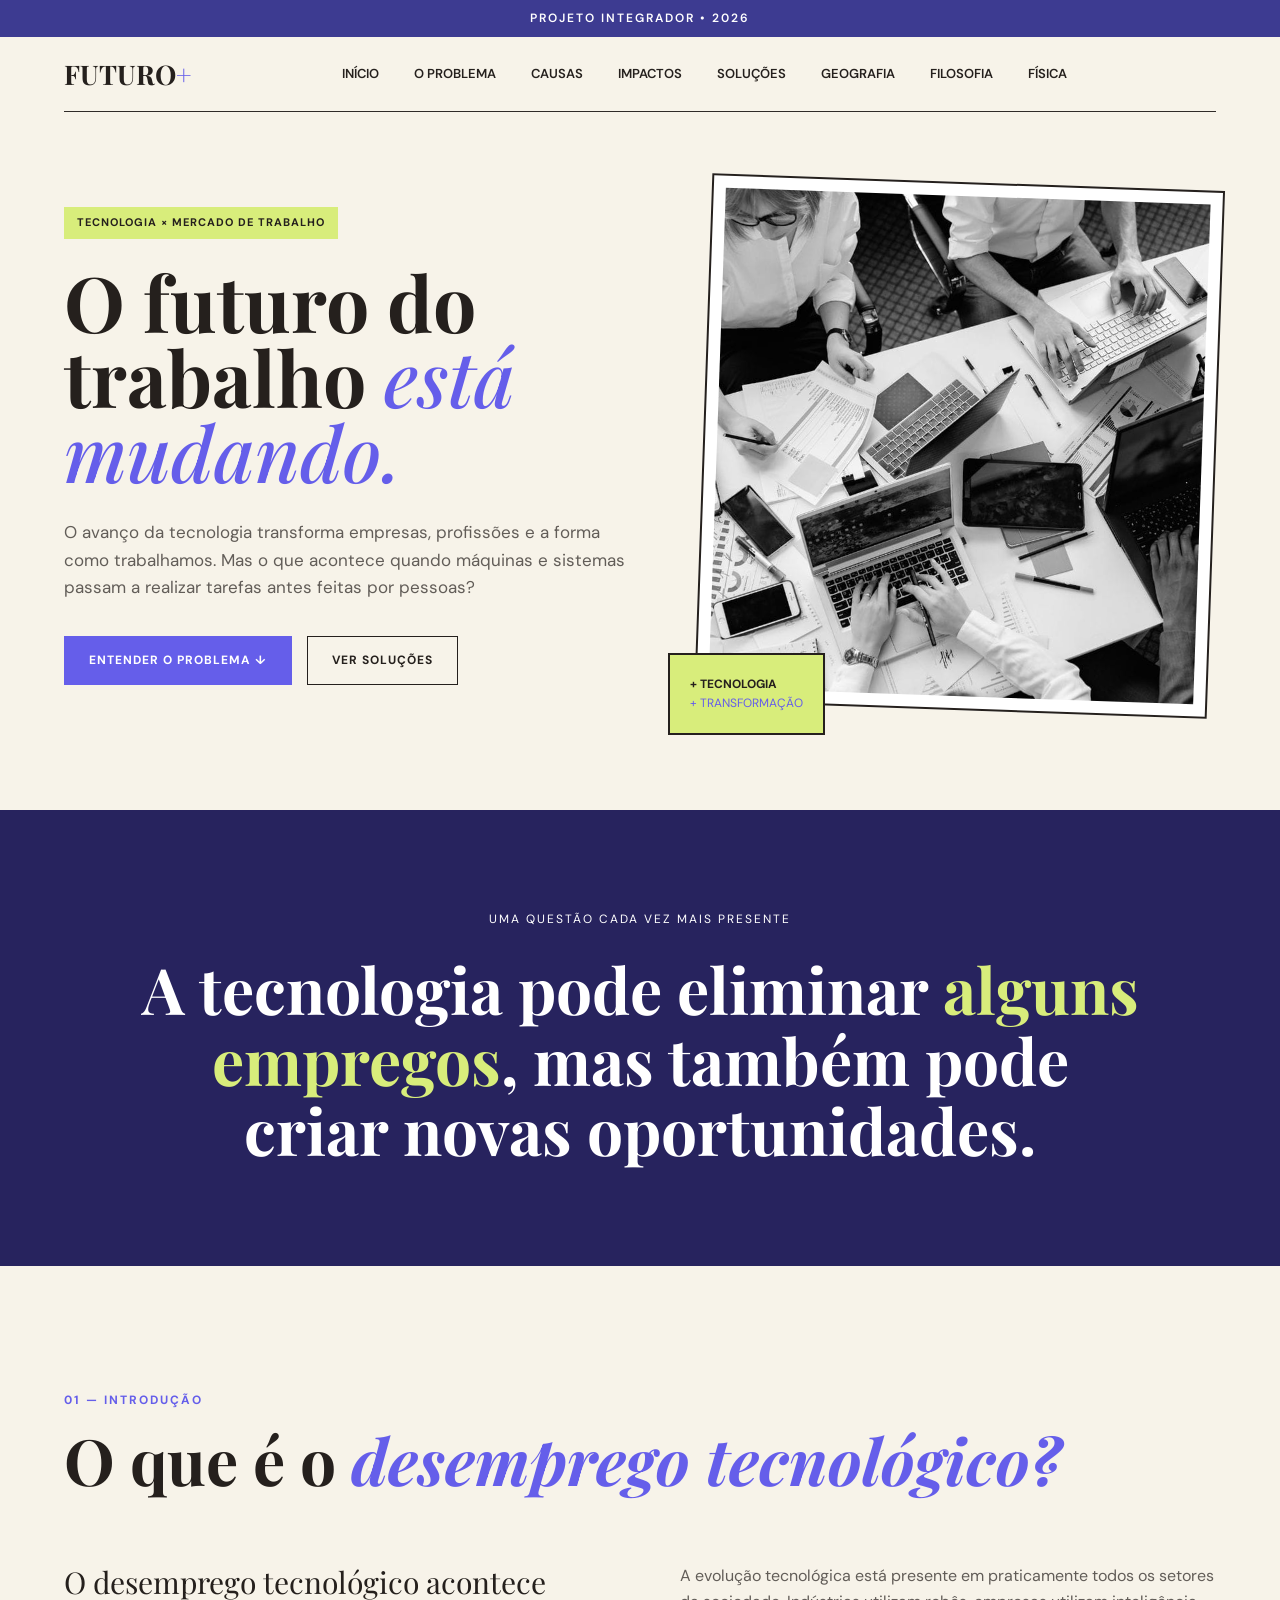
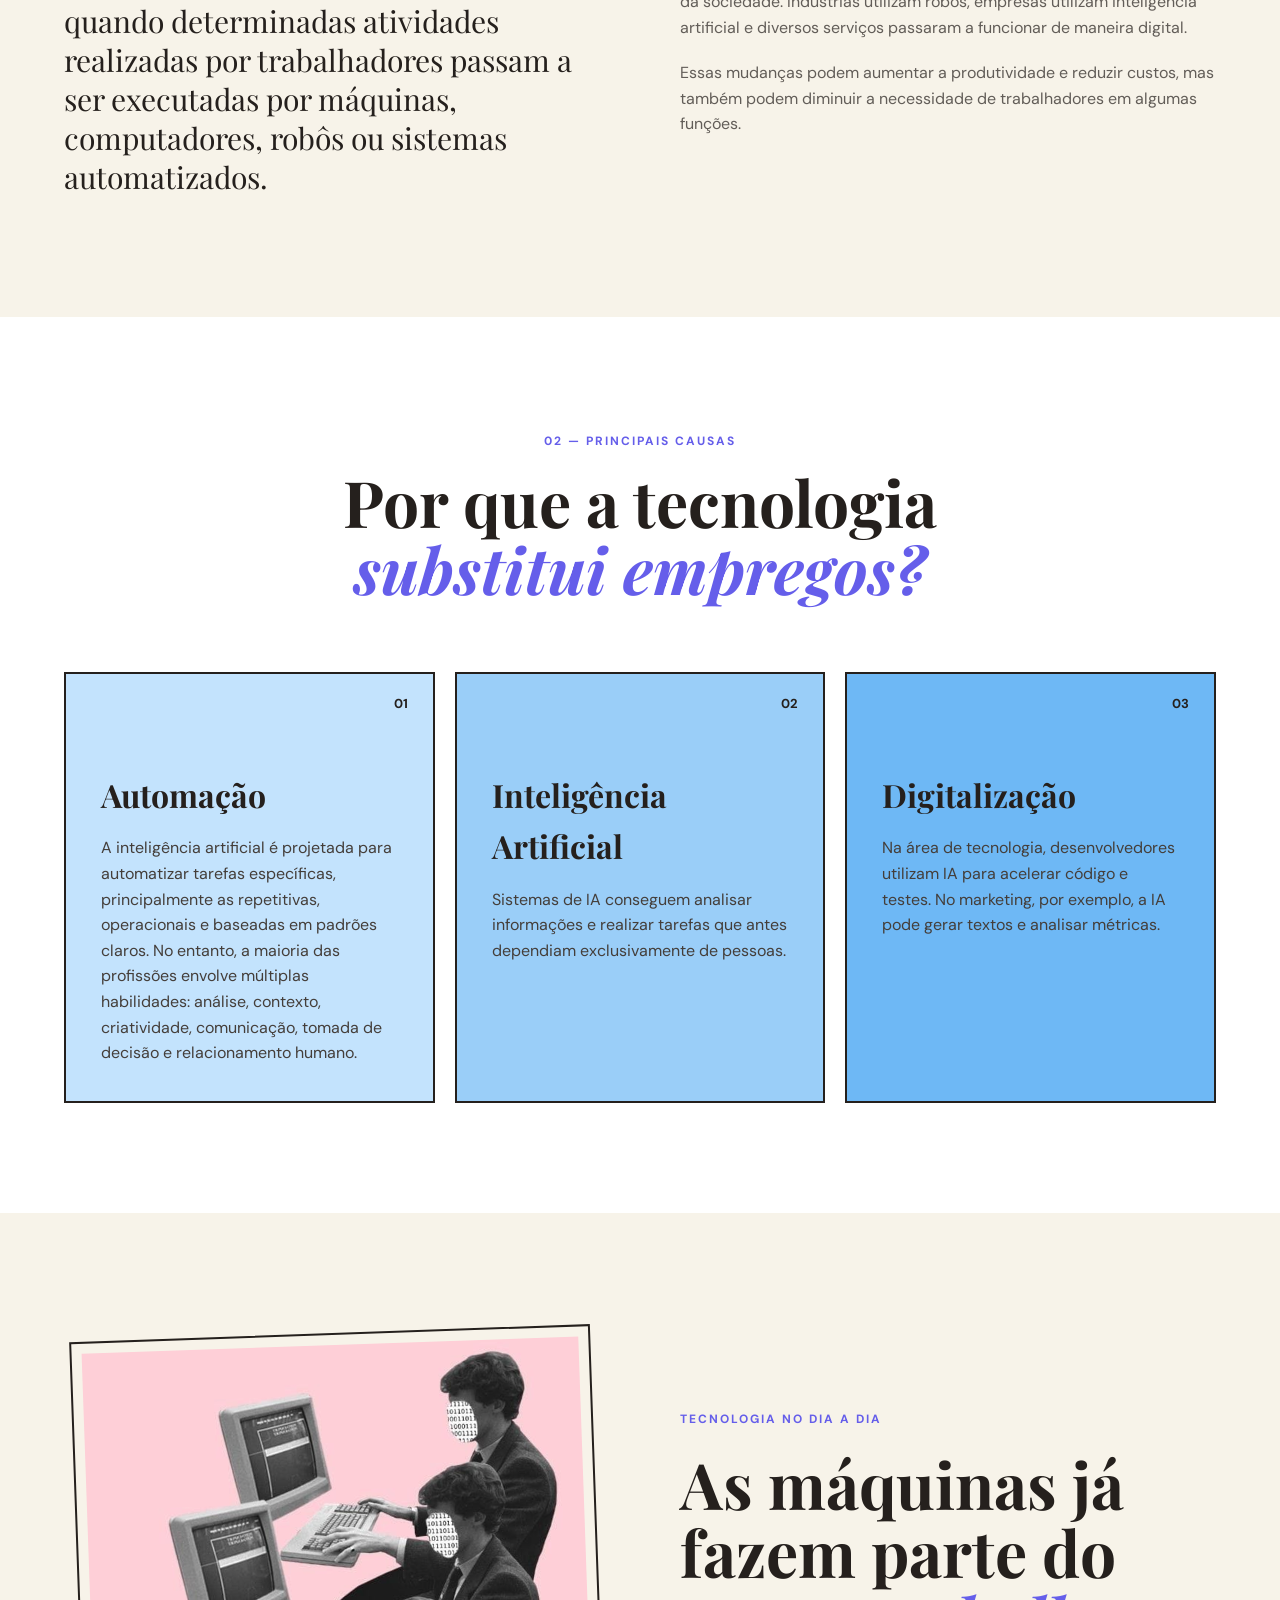
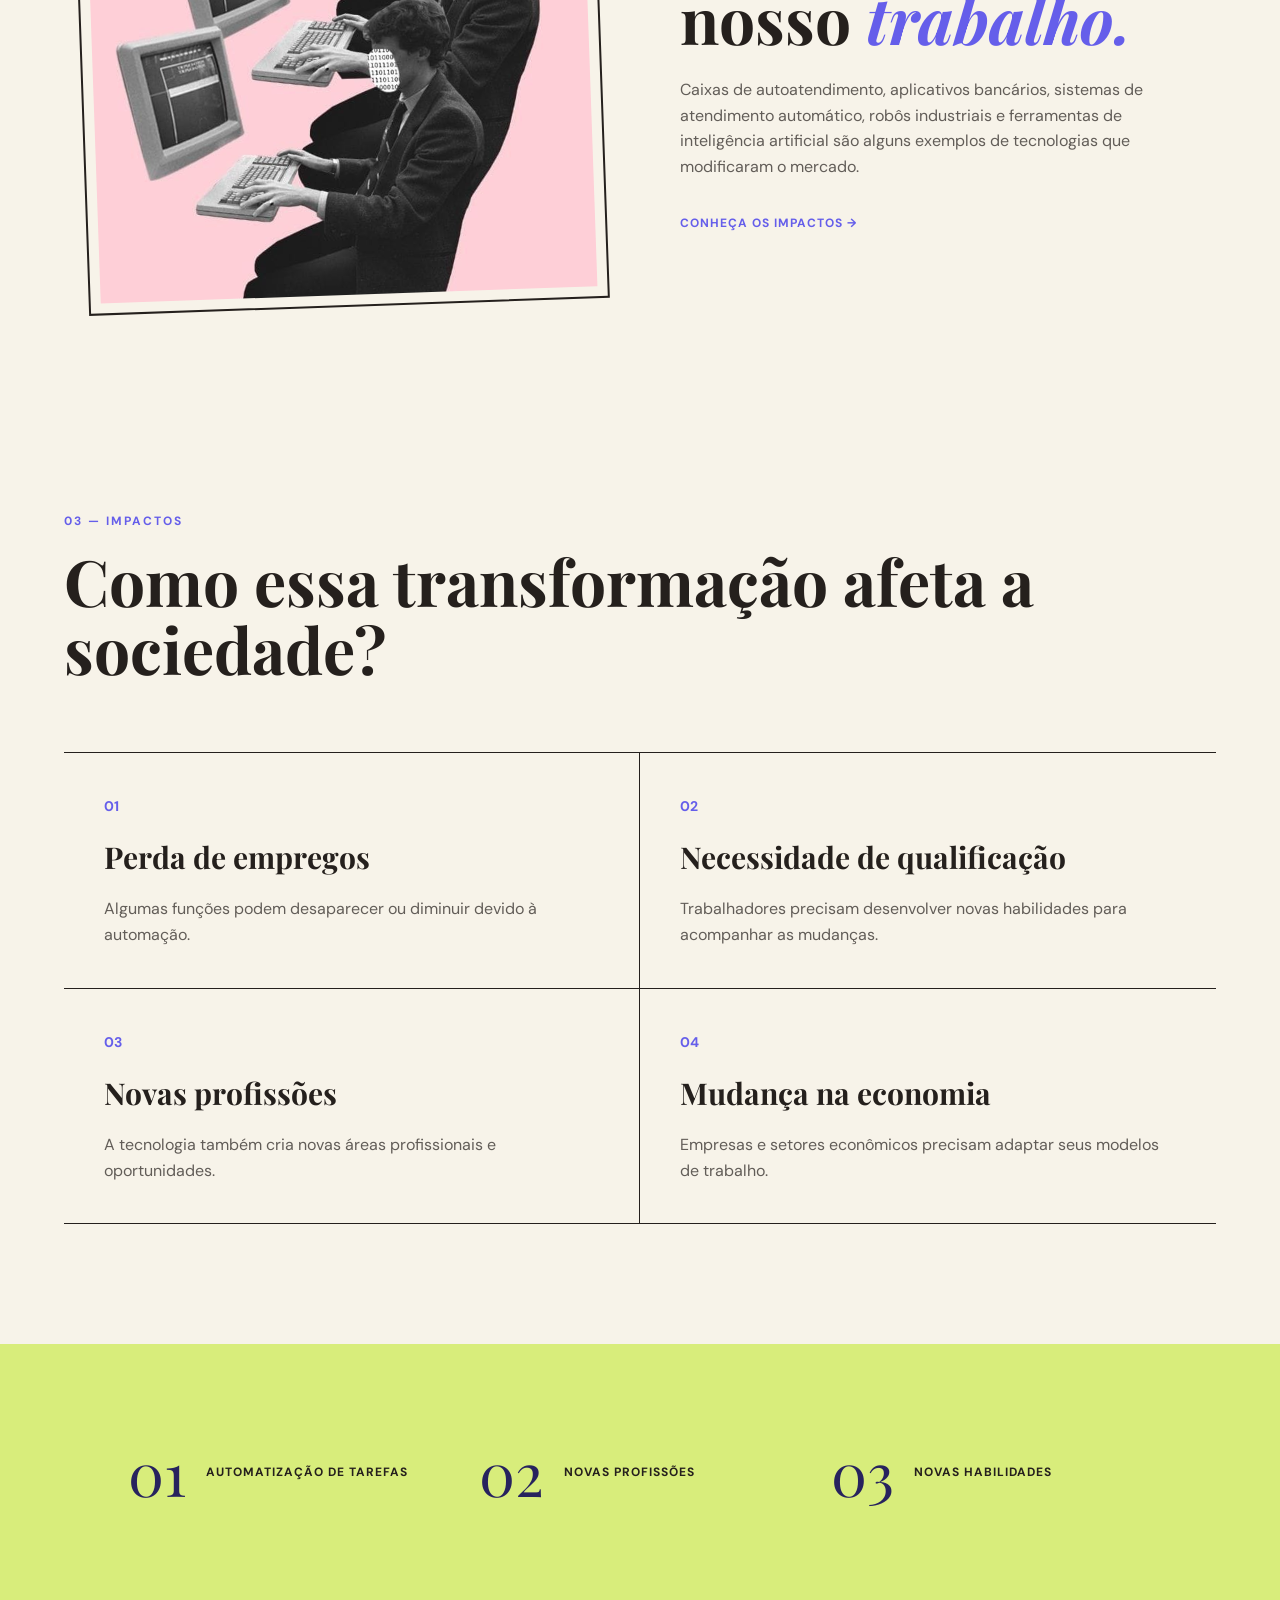
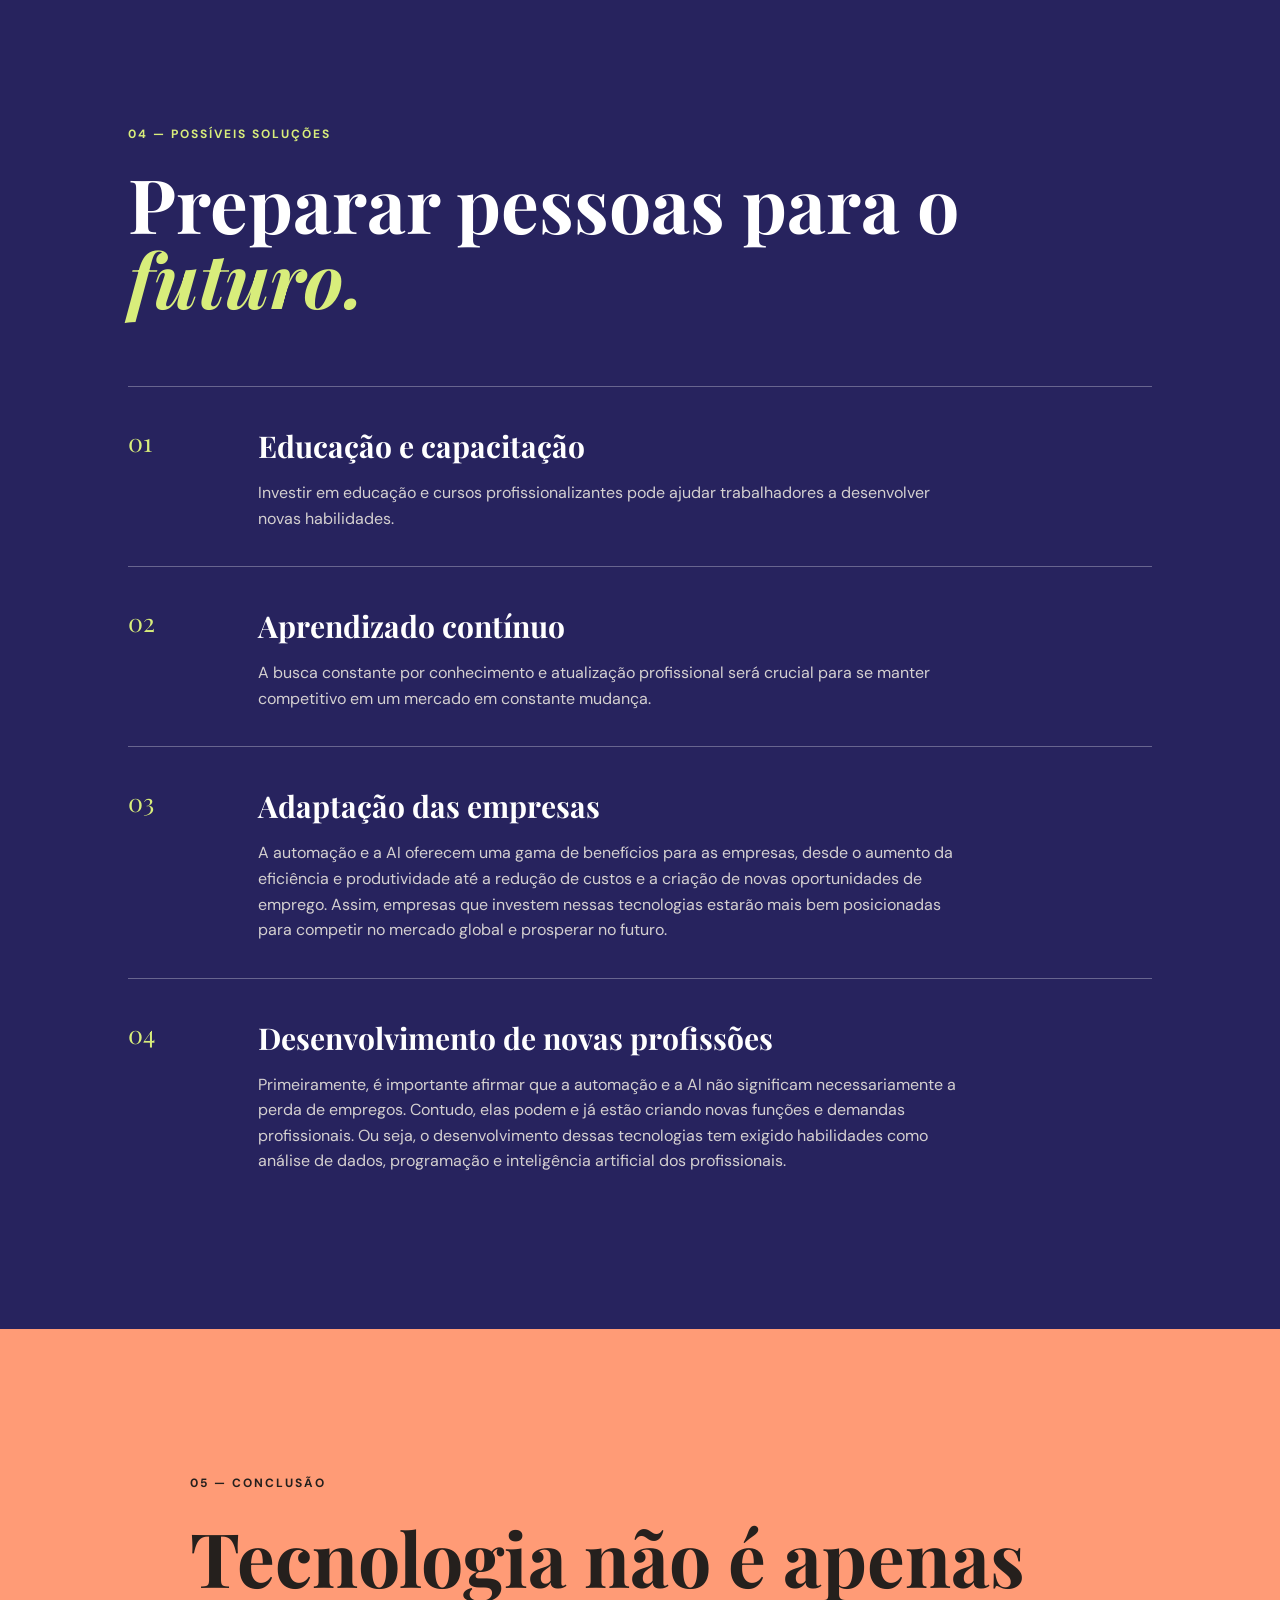
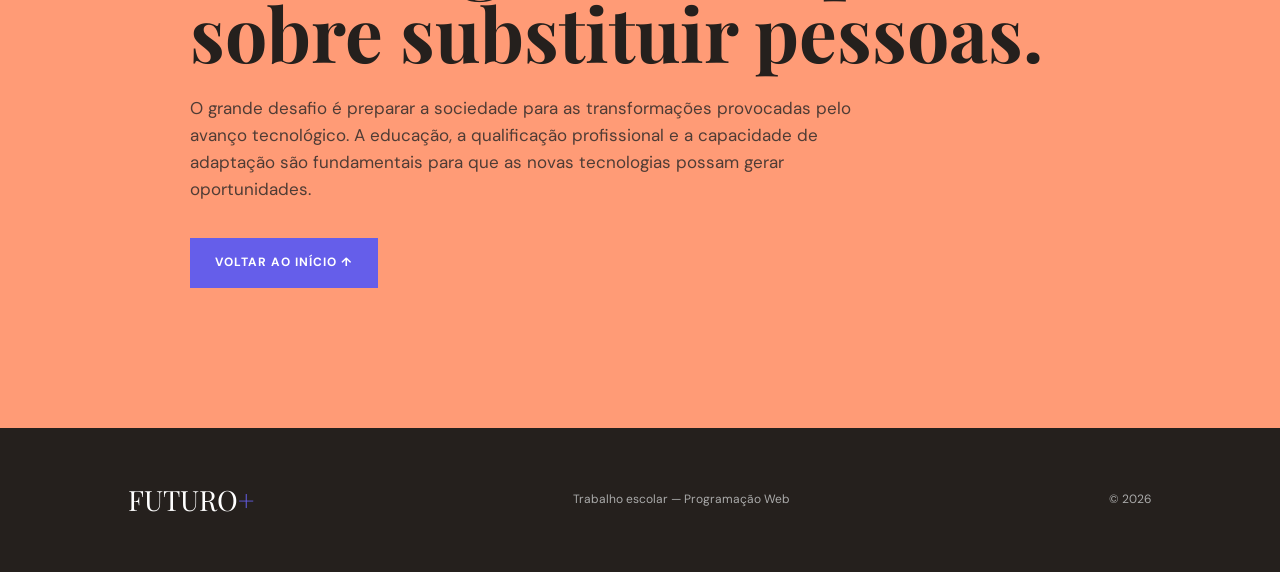
<file: desemprego/index.html>
<!DOCTYPE html>
<html lang="pt-BR">

<head>
    <meta charset="UTF-8">
    <meta name="viewport" content="width=device-width, initial-scale=1.0">

    <title>O Futuro do Trabalho</title>

    <link rel="stylesheet" href="style.css">


    <link rel="preconnect" href="https://fonts.googleapis.com">
    <link rel="preconnect" href="https://fonts.gstatic.com" crossorigin>

    <link href="https://fonts.googleapis.com/css2?family=DM+Sans:wght@400;500;600;700&family=Playfair+Display:wght@500;600;700&display=swap" rel="stylesheet">
</head>

<body>



    <div class="top-bar">
        <p>PROJETO INTEGRADOR • 2026</p>
    </div>




    <header class="header">

        <a href="#" class="logo">
            FUTURO<span>+</span>
        </a>

        <nav class="menu">

            <a href="#inicio">Início</a>
           <a href="#problema">O problema</a>
           <a href="#causas">Causas</a>
           <a href="#impactos">Impactos</a>
           <a href="#soluções">Soluções</a>
          <a href="pagina2.html">Geografia</a>
          <a href="pagina3.html">Filosofia</a>
          <a href="pagina4.html">Física</a>
</nav>

           
            <nav>


</nav>


        </nav>

        <button class="menu-mobile" id="menuMobile">
            ☰
        </button>

    </header>


    <main>


        <section class="hero" id="inicio">

            <div class="hero-text">

                <span class="tag">
                    TECNOLOGIA × MERCADO DE TRABALHO
                </span>

                <h1>
                    O futuro do trabalho
                    <em>está mudando.</em>
                </h1>

                <p>
                    O avanço da tecnologia transforma empresas,
                    profissões e a forma como trabalhamos.
                    Mas o que acontece quando máquinas e sistemas
                    passam a realizar tarefas antes feitas por pessoas?
                </p>

                <div class="hero-buttons">

                    <a href="problema.html" class="button primary">
                        ENTENDER O PROBLEMA ↓
                    </a>

                    <a href="solucoes.html" class="button secondary">
                        VER SOLUÇÕES
                    </a>

                </div>

            </div>


            <div class="hero-image">

                <div class="image-card">

                    <img src="desemprego-estrutural.jpeg"
                         alt="Tecnologia e mercado de trabalho">

                </div>

                <div class="floating-card">

                    <strong>+ TECNOLOGIA</strong>
                    <span>+ TRANSFORMAÇÃO</span>

                </div>

            </div>

        </section>




        <section class="quote-section">

            <p class="small-title">
                UMA QUESTÃO CADA VEZ MAIS PRESENTE
            </p>

            <h2>
                A tecnologia pode eliminar
                <span>alguns empregos</span>,
                mas também pode criar novas oportunidades.
            </h2>

        </section>




        <section class="section introduction" id="problema">

            <div class="section-title">

                <span>01 — INTRODUÇÃO</span>

                <h2>
                    O que é o
                    <em>desemprego tecnológico?</em>
                </h2>

            </div>


            <div class="two-columns">

                <div>

                    <p class="big-text">
                        O desemprego tecnológico acontece quando
                        determinadas atividades realizadas por
                        trabalhadores passam a ser executadas
                        por máquinas, computadores, robôs ou
                        sistemas automatizados.
                    </p>

                </div>


                <div>

                    <p>
                        A evolução tecnológica está presente em
                        praticamente todos os setores da sociedade.
                        Indústrias utilizam robôs, empresas utilizam
                        inteligência artificial e diversos serviços
                        passaram a funcionar de maneira digital.
                    </p>

                    <p>
                        Essas mudanças podem aumentar a produtividade
                        e reduzir custos, mas também podem diminuir
                        a necessidade de trabalhadores em algumas
                        funções.
                    </p>

                </div>

            </div>

        </section>




        <section class="cards-section" id="causas">

            <div class="section-title center">

                <span>02 — PRINCIPAIS CAUSAS</span>

                <h2>
                    Por que a tecnologia
                    <em>substitui empregos?</em>
                </h2>

            </div>


            <div class="cards">

                

                <article class="info-card card-purple">

                    <div class="card-number">
                        01
                    </div>

                    <div class="card-icon">
                        
                    </div>

                    <h3>
                        Automação
                    </h3>

                    <p>
                        A inteligência artificial é projetada para automatizar tarefas específicas, principalmente as repetitivas, operacionais e baseadas em padrões claros. No entanto, a maioria das profissões envolve múltiplas habilidades: análise, contexto, criatividade, comunicação, tomada de decisão e relacionamento humano. 
                    </p>

                </article>


                

                <article class="info-card card-green">

                    <div class="card-number">
                        02
                    </div>

                    <div class="card-icon">
                        
                    </div>

                    <h3>
                        Inteligência Artificial
                    </h3>

                    <p>
                        Sistemas de IA conseguem analisar
                        informações e realizar tarefas que
                        antes dependiam exclusivamente de pessoas.
                    </p>

                </article>


                

                <article class="info-card card-orange">

                    <div class="card-number">
                        03
                    </div>

                    <div class="card-icon">
                        
                    </div>

                    <h3>
                        Digitalização
                    </h3>

                    <p>
                       Na área de tecnologia, desenvolvedores utilizam IA para acelerar código e testes. No marketing, por exemplo, a IA pode gerar textos e analisar métricas.
                    </p>

                </article>

            </div>

        </section>




        <section class="visual-section">

            <div class="visual-image">

                <img src="comput.jpeg"
                     alt="Automação no ambiente de trabalho">

            </div>


            <div class="visual-text">

                <span>TECNOLOGIA NO DIA A DIA</span>

                <h2>
                    As máquinas já fazem
                    parte do nosso
                    <em>trabalho.</em>
                </h2>

                <p>
                    Caixas de autoatendimento, aplicativos bancários,
                    sistemas de atendimento automático, robôs industriais
                    e ferramentas de inteligência artificial são alguns
                    exemplos de tecnologias que modificaram o mercado.
                </p>

                <a href="#impactos" class="text-link">
                    CONHEÇA OS IMPACTOS →
                </a>

            </div>

        </section>




        <section class="section impacts" id="impactos">

            <div class="section-title">

                <span>03 — IMPACTOS</span>

                <h2>
                    Como essa transformação
                    afeta a sociedade?
                </h2>

            </div>


            <div class="impact-grid">

                <div class="impact-item">

                    <strong>01</strong>

                    <h3>
                        Perda de empregos
                    </h3>

                    <p>
                        Algumas funções podem desaparecer ou
                        diminuir devido à automação.
                    </p>

                </div>


                <div class="impact-item">

                    <strong>02</strong>

                    <h3>
                        Necessidade de qualificação
                    </h3>

                    <p>
                        Trabalhadores precisam desenvolver novas
                        habilidades para acompanhar as mudanças.
                    </p>

                </div>


                <div class="impact-item">

                    <strong>03</strong>

                    <h3>
                        Novas profissões
                    </h3>

                    <p>
                        A tecnologia também cria novas áreas
                        profissionais e oportunidades.
                    </p>

                </div>


                <div class="impact-item">

                    <strong>04</strong>

                    <h3>
                        Mudança na economia
                    </h3>

                    <p>
                        Empresas e setores econômicos precisam
                        adaptar seus modelos de trabalho.
                    </p>

                </div>

            </div>

        </section>




        <section class="numbers">

            <div class="number-item">

                <span class="number">
                    01
                </span>

                <p>
                    AUTOMATIZAÇÃO
                    DE TAREFAS
                </p>

            </div>


            <div class="number-item">

                <span class="number">
                    02
                </span>

                <p>
                    NOVAS
                    PROFISSÕES
                </p>

            </div>


            <div class="number-item">

                <span class="number">
                    03
                </span>

                <p>
                    NOVAS
                    HABILIDADES
                </p>

            </div>

        </section>




        <section class="solutions" id="solucoes">

            <div class="solutions-header">

                <span>04 — POSSÍVEIS SOLUÇÕES</span>

                <h2>
                    Preparar pessoas
                    para o <em>futuro.</em>
                </h2>

            </div>


            <div class="solution-list">

                <div class="solution">

                    <div class="solution-number">
                        01
                    </div>

                    <div>

                        <h3>
                            Educação e capacitação
                        </h3>

                        <p>
                            Investir em educação e cursos
                            profissionalizantes pode ajudar
                            trabalhadores a desenvolver novas
                            habilidades.
                        </p>

                    </div>

                </div>


                <div class="solution">

                    <div class="solution-number">
                        02
                    </div>

                    <div>

                        <h3>
                            Aprendizado contínuo
                        </h3>

                        <p>
                            A busca constante por conhecimento e atualização profissional será crucial para se manter competitivo em um mercado em constante mudança.
                        </p>

                    </div>

                </div>


                <div class="solution">

                    <div class="solution-number">
                        03
                    </div>

                    <div>

                        <h3>
                            Adaptação das empresas
                        </h3>

                        <p>
                           A automação e a AI oferecem uma gama de benefícios para as empresas, desde o aumento da eficiência e produtividade até a redução de custos e a criação de novas oportunidades de emprego. Assim, empresas que investem nessas tecnologias estarão mais bem posicionadas para competir no mercado global e prosperar no futuro.
                        </p>

                    </div>

                </div>


                <div class="solution">

                    <div class="solution-number">
                        04
                    </div>

                    <div>


                        <h3>
                            Desenvolvimento de novas profissões
                        </h3>

                        <p>
                            Primeiramente, é importante afirmar que a automação e a AI não significam necessariamente a perda de empregos. Contudo, elas podem e já estão criando novas funções e demandas profissionais. Ou seja, o desenvolvimento dessas tecnologias tem exigido habilidades como análise de dados, programação e inteligência artificial dos profissionais.
                        </p>

                    </div>

                </div>

            </div>

        </section>




        <section class="conclusion">

            <div class="conclusion-content">

                <span>
                    05 — CONCLUSÃO
                </span>

                <h2>
                    Tecnologia não é apenas
                    sobre substituir pessoas.
                </h2>

                <p>
                    O grande desafio é preparar a sociedade para
                    as transformações provocadas pelo avanço
                    tecnológico. A educação, a qualificação
                    profissional e a capacidade de adaptação são
                    fundamentais para que as novas tecnologias
                    possam gerar oportunidades.
                </p>

                <a href="#inicio" class="button primary">
                    VOLTAR AO INÍCIO ↑
                </a>

            </div>

        </section>

    </main>


    <!-- =========================
         RODAPÉ
    ========================== -->

    <footer class="footer">

        <div class="footer-logo">
            FUTURO<span>+</span>
        </div>

        <p>
            Trabalho escolar — Programação Web
        </p>

        <p>
            © 2026
        </p>

    </footer>


    <script src="script.js"></script>

</body>

</html>
</file>
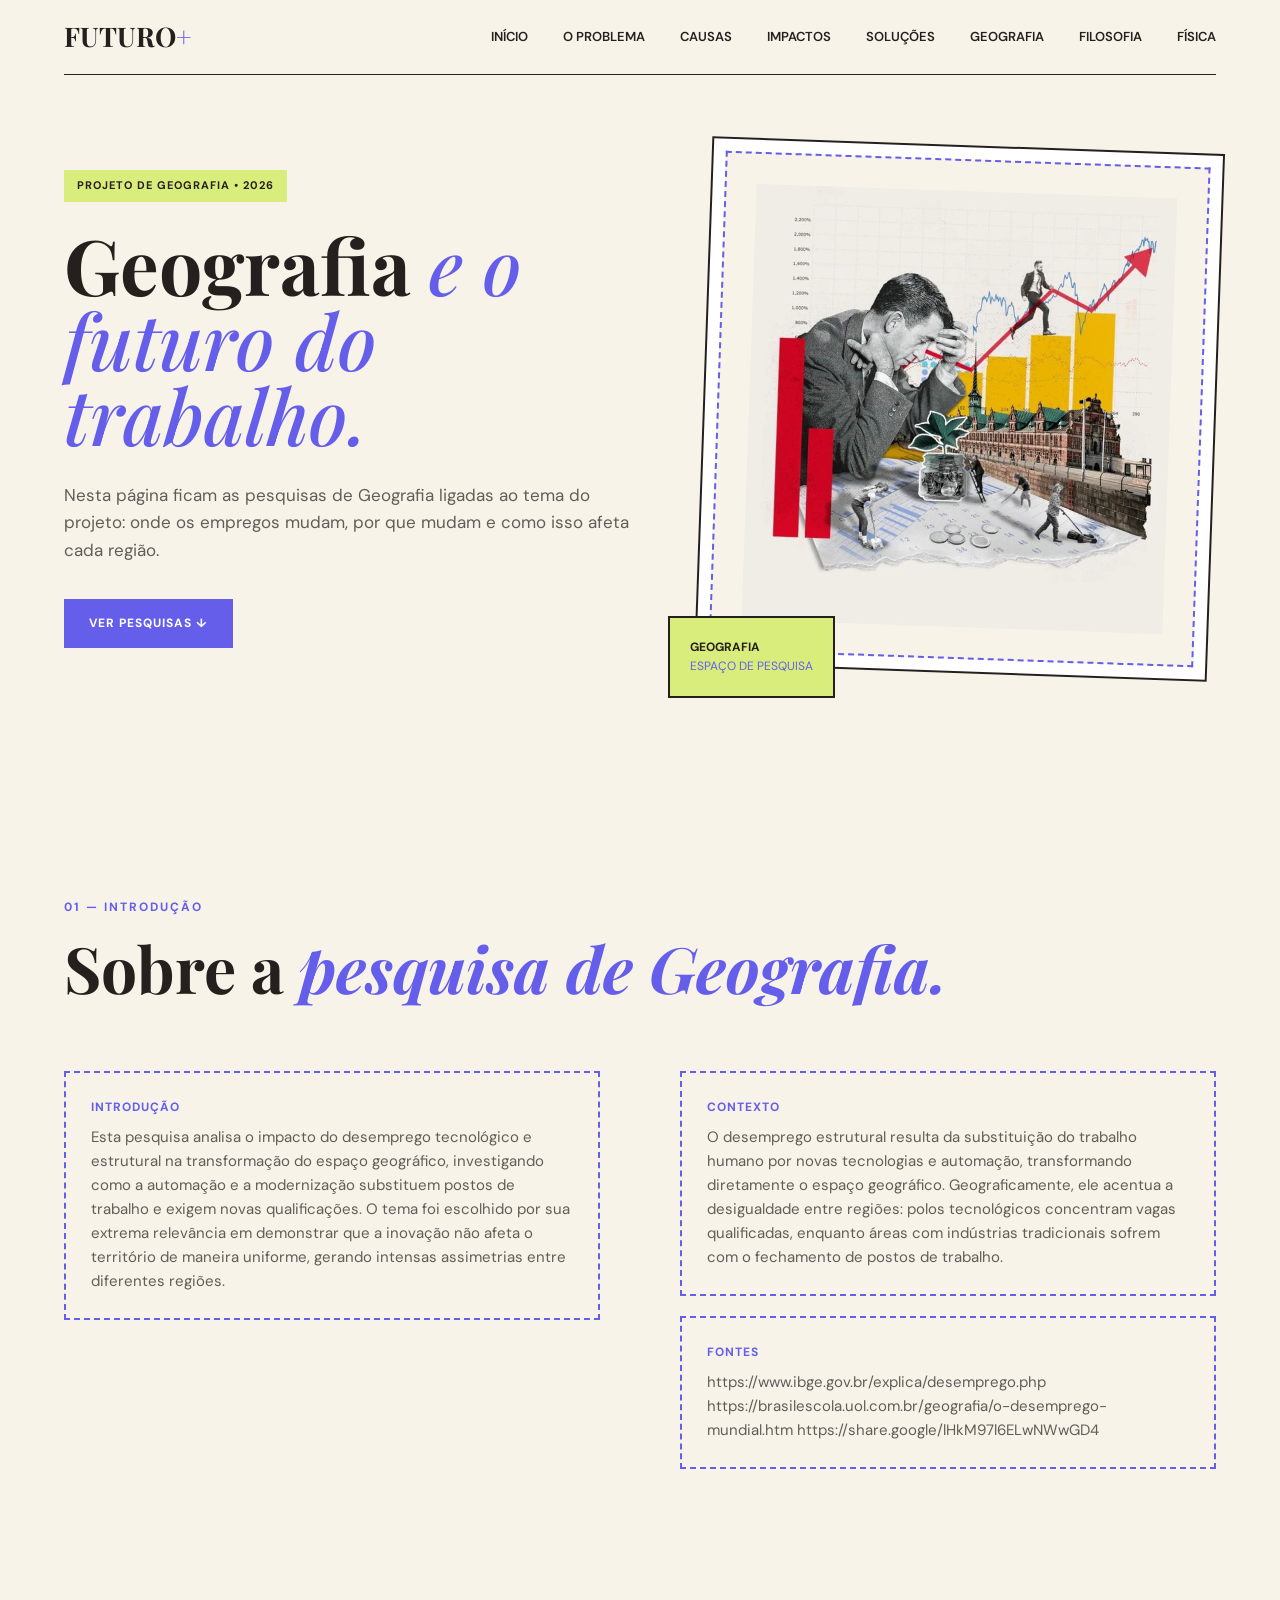
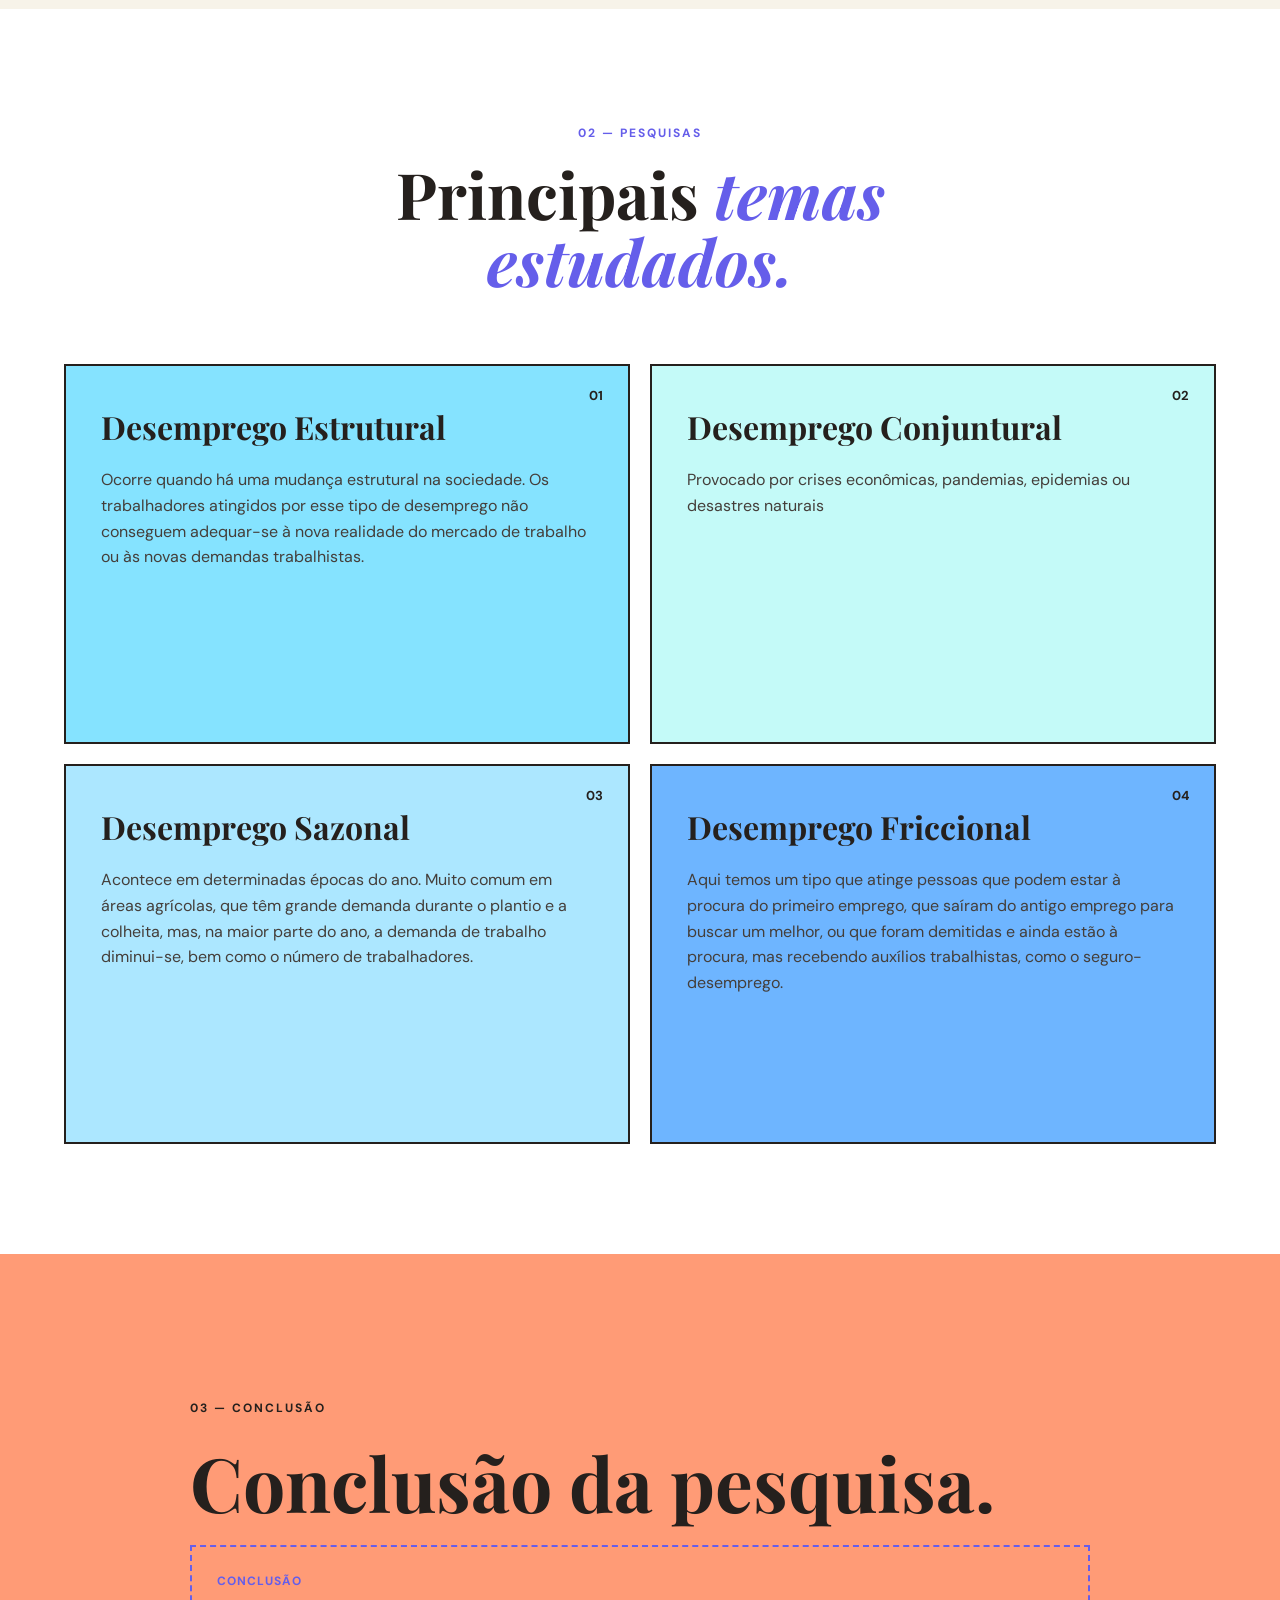
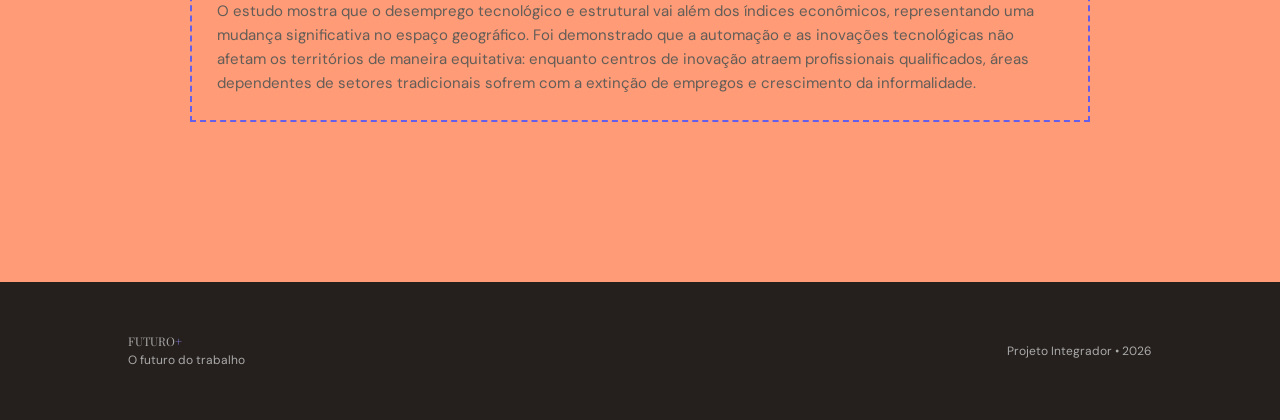
<file: desemprego/pagina2.html>
<!DOCTYPE html>
<html lang="pt-BR">
<head>
  <meta charset="UTF-8">
  <meta name="viewport" content="width=device-width, initial-scale=1">
  <title>Geografia — O Futuro do Trabalho</title>
  <meta name="description" content="Página de pesquisa de Geografia do projeto O Futuro do Trabalho: introdução, principais pesquisas e conclusão.">
  <link rel="preconnect" href="https://fonts.googleapis.com">
  <link rel="preconnect" href="https://fonts.gstatic.com" crossorigin>
  <link rel="stylesheet" href="https://fonts.googleapis.com/css2?family=DM+Sans:wght@400;500;600;700&family=Playfair+Display:wght@500;600;700&display=swap">
  <style>
    :root {
      --site-bg: #f7f3e9;
      --site-ink: #25201d;
      --site-purple: #655eea;
      --site-deep: #27235e;
      --site-navy: #3d3b91;
      --site-lime: #d8ed7b;
      --site-orange: #ff9b76;
      --site-muted: #625d58;
    }

    * { margin: 0; padding: 0; box-sizing: border-box; }

    body {
      background: var(--site-bg);
      color: var(--site-ink);
      font-family: "DM Sans", sans-serif;
      line-height: 1.6;
      min-height: 100vh;
    }

    a { text-decoration: none; color: inherit; }

    /* Barra superior */

    .top-bar {
      background: var(--site-navy);
      color: white;
      text-align: center;
      padding: 9px;
      font-size: 12px;
      font-weight: 600;
      letter-spacing: 2px;
    }

    /* Cabecalho */

    .header {
      width: 90%;
      max-width: 1250px;
      margin: auto;
      min-height: 75px;
      display: flex;
      align-items: center;
      justify-content: space-between;
      border-bottom: 1px solid var(--site-ink);
      position: relative;
    }

    .logo {
      font-family: "Playfair Display", serif;
      font-size: 27px;
      font-weight: 700;
    }

    .logo span { color: var(--site-purple); }

    .menu { display: flex; gap: 35px; }

    .menu a {
      font-size: 13px;
      font-weight: 600;
      text-transform: uppercase;
      transition: 0.3s;
    }

    .menu a:hover,
    .menu a.active { color: var(--site-purple); }

    .menu-mobile {
      display: none;
      border: none;
      background: transparent;
      font-size: 25px;
      cursor: pointer;
      color: var(--site-ink);
    }

    /* Hero */

    .hero {
      width: 90%;
      max-width: 1250px;
      margin: 70px auto 100px;
      display: grid;
      grid-template-columns: 1fr 0.9fr;
      gap: 70px;
      align-items: center;
    }

    .hero-text { max-width: 650px; }

    .tag {
      display: inline-block;
      background: var(--site-lime);
      padding: 7px 13px;
      font-size: 11px;
      font-weight: 700;
      letter-spacing: 1px;
      margin-bottom: 25px;
    }

    .hero h1 {
      font-family: "Playfair Display", serif;
      font-size: clamp(50px, 6vw, 82px);
      line-height: 0.98;
      margin-bottom: 30px;
    }

    .hero h1 em {
      color: var(--site-purple);
      font-weight: 500;
    }

    .hero p {
      max-width: 570px;
      font-size: 17px;
      color: var(--site-muted);
      margin-bottom: 35px;
    }

    .hero-buttons {
      display: flex;
      gap: 15px;
      flex-wrap: wrap;
    }

    .button {
      display: inline-block;
      padding: 14px 24px;
      font-size: 12px;
      font-weight: 700;
      letter-spacing: 1px;
      border: 1px solid var(--site-ink);
      transition: 0.3s;
      cursor: pointer;
    }

    .button.primary {
      background: var(--site-purple);
      color: white;
      border-color: var(--site-purple);
    }

    .button.primary:hover { transform: translateY(-3px); }

    /* Hero imagem */

    .hero-image { position: relative; }

    .image-card {
      border: 2px solid var(--site-ink);
      padding: 12px;
      transform: rotate(2deg);
      background: white;
    }

    .image-placeholder {
      height: 500px;
      display: flex;
      align-items: center;
      justify-content: center;
      text-align: center;
      padding: 30px;
      border: 2px dashed var(--site-purple);
      background: var(--site-bg);
      color: var(--site-muted);
      font-size: 14px;
      overflow: hidden;
    }

    .image-placeholder img {
    width: 100%;
    height: 100%;
    object-fit: cover;
  }

    .floating-card {
      position: absolute;
      bottom: -25px;
      left: -35px;
      background: var(--site-lime);
      padding: 20px;
      border: 2px solid var(--site-ink);
      display: flex;
      flex-direction: column;
      font-size: 12px;
    }

    .floating-card span { color: var(--site-purple); }

    /* Secoes */

    .section {
      width: 90%;
      max-width: 1200px;
      margin: auto;
      padding: 120px 0;
    }

    .section-title span {
      font-size: 12px;
      font-weight: 700;
      letter-spacing: 2px;
      color: var(--site-purple);
    }

    .section-title h2 {
      font-family: "Playfair Display", serif;
      font-size: clamp(40px, 5vw, 65px);
      line-height: 1.05;
      margin-top: 15px;
    }

    .section-title h2 em { color: var(--site-purple); }

    /* Duas colunas */

    .two-columns {
      display: grid;
      grid-template-columns: 1fr 1fr;
      gap: 80px;
      margin-top: 70px;
    }

    /* Espaco reservado para texto */

    .placeholder-box {
      border: 2px dashed var(--site-purple);
      padding: 25px;
      margin-bottom: 20px;
      color: var(--site-muted);
      font-size: 15px;
    }

    .placeholder-box strong {
      display: block;
      color: var(--site-purple);
      text-transform: uppercase;
      font-size: 12px;
      letter-spacing: 1px;
      margin-bottom: 8px;
    }

    /* Cards */

    .cards-section {
      background: white;
      padding: 110px 5%;
    }

    .center {
      text-align: center;
      max-width: 800px;
      margin: auto;
    }

    .cards {
      max-width: 1200px;
      margin: 70px auto 0;
      display: grid;
     grid-template-columns: repeat(2, 1fr);
      gap: 20px;
    }

    .info-card {
      min-height: 380px;
      padding: 35px;
      border: 2px solid var(--site-ink);
      position: relative;
      transition: 0.3s;
    }

    .info-card:hover { transform: translateY(-10px); }

    .card-purple { background: #C4FAF8; }
    .card-green { background: #85E3FF; }
    .card-orange { background: #ACE7FF; }
    .card-blue { background: #6EB5FF; }

    .card-number {
      position: absolute;
      top: 20px;
      right: 25px;
      font-size: 13px;
      font-weight: 700;
    }

    .info-card h3 {
      font-family: "Playfair Display", serif;
      font-size: 32px;
      margin-bottom: 15px;
    }

    .info-card p { color: #443e3a; }

    /* Conclusao */

    .conclusion {
      padding: 140px 10%;
      background: var(--site-orange);
    }

    .conclusion-content {
      max-width: 900px;
      margin: auto;
    }

    .conclusion-content span {
      font-size: 12px;
      letter-spacing: 2px;
      font-weight: 700;
    }

    .conclusion h2 {
      font-family: "Playfair Display", serif;
      font-size: clamp(45px, 6vw, 75px);
      line-height: 1;
      margin: 25px 0;
    }

    /* Rodape */

    .footer {
      background: var(--site-ink);
      color: white;
      padding: 50px 10%;
      display: flex;
      justify-content: space-between;
      align-items: center;
      gap: 20px;
      flex-wrap: wrap;
    }

    .footer-logo {
      font-family: "Playfair Display", serif;
      font-size: 28px;
    }

    .footer-logo span { color: #9a8fff; }

    .footer p {
      font-size: 12px;
      color: #aaa;
    }

    /* Responsividade */

    @media (max-width: 900px) {
      .menu { display: none; }

      .menu-mobile { display: block; }

      .menu.open {
        display: flex;
        flex-direction: column;
        gap: 18px;
        position: absolute;
        top: 110px;
        left: 5%;
        right: 5%;
        background: white;
        border: 2px solid var(--site-ink);
        padding: 25px;
        z-index: 10;
      }

      .hero {
        grid-template-columns: 1fr;
        gap: 50px;
        margin: 50px auto 80px;
      }

      .two-columns {
        grid-template-columns: 1fr;
        gap: 30px;
      }

      .cards { grid-template-columns: 1fr; }

      .image-placeholder { height: 380px; }

      .floating-card { left: -10px; }

      .section { padding: 80px 0; }

      .cards-section { padding: 80px 6%; }

      .footer {
        flex-direction: column;
        align-items: flex-start;
      }
    }
  </style>

<body>
 <header class="header">
        <a href="index.html" class="logo">
            FUTURO<span>+</span>
        </a>

        <nav class="menu">
            <a href="index.html#inicio">Início</a>
            <a href="index.html#problema">O problema</a>
            <a href="index.html#causas">Causas</a>
            <a href="index.html#impactos">Impactos</a>
            <a href="index.html#solucoes">Soluções</a>
            <a href="pagina2.html">Geografia</a>
            <a href="pagina3.html">Filosofia</a>
            <a href="pagina4.html">Física</a>
        </nav>

        <button class="menu-mobile" id="menuMobile">
            ☰
        </button>
    </header>
  <main>
    <section class="hero">
      <div class="hero-text">
        <span class="tag">PROJETO DE GEOGRAFIA • 2026</span>
        <h1>Geografia <em>e o futuro do trabalho.</em></h1>
        <p>
          Nesta página ficam as pesquisas de Geografia ligadas ao tema do
          projeto: onde os empregos mudam, por que mudam e como isso afeta
          cada região.
        </p>
        <div class="hero-buttons">
          <a href="#pesquisas" class="button primary">VER PESQUISAS ↓</a>
        </div>
      </div>
      <div class="hero-image">
        <div class="image-card">
          <div class="image-placeholder">
             <img src="caindo.jpeg">
          </div>
        </div>
        <div class="floating-card">
          <strong>GEOGRAFIA</strong>
          <span>ESPAÇO DE PESQUISA</span>
        </div>
      </div>
    </section>

    <section class="section" id="introducao">
      <div class="section-title">
        <span>01 — INTRODUÇÃO</span>
        <h2>Sobre a <em>pesquisa de Geografia.</em></h2>
      </div>
      <div class="two-columns">
        <div>
          <div class="placeholder-box">
            <strong>Introdução</strong>
            Esta pesquisa analisa o impacto do desemprego tecnológico e estrutural na transformação do espaço geográfico, investigando como a automação e a modernização substituem postos de trabalho e exigem novas qualificações. O tema foi escolhido por sua extrema relevância em demonstrar que a inovação não afeta o território de maneira uniforme, gerando intensas assimetrias entre diferentes regiões.
          </div>
        </div>
        <div>
          <div class="placeholder-box">
            <strong>Contexto</strong>
            O desemprego estrutural resulta da substituição do trabalho humano por novas tecnologias e automação, transformando diretamente o espaço geográfico. Geograficamente, ele acentua a desigualdade entre regiões: polos tecnológicos concentram vagas qualificadas, enquanto áreas com indústrias tradicionais sofrem com o fechamento de postos de trabalho. 
          </div>
          <div class="placeholder-box">
            <strong>Fontes</strong>
            https://www.ibge.gov.br/explica/desemprego.php
            https://brasilescola.uol.com.br/geografia/o-desemprego-mundial.htm
            https://share.google/lHkM97l6ELwNWwGD4

 
          </div>
        </div>
      </div>
    </section>

    <section class="cards-section" id="pesquisas">
      <div class="section-title center">
        <span>02 — PESQUISAS</span>
        <h2>Principais <em>temas estudados.</em></h2>
      </div>
      <div class="cards">
        <article class="info-card card-green">
          <div class="card-number">01</div>
          <h3>Desemprego Estrutural</h3>
          <p>
            Ocorre quando há uma mudança estrutural na sociedade. Os trabalhadores atingidos por esse tipo de desemprego não conseguem adequar-se à nova realidade do mercado de trabalho ou às novas demandas trabalhistas.
          </p>
        </article>

        <article class="info-card card-purple">
          <div class="card-number">02</div>
          <h3>Desemprego Conjuntural</h3>
          <p>
            Provocado por crises econômicas, pandemias, epidemias ou desastres naturais
          </p>
        </article>

        <article class="info-card card-orange">
          <div class="card-number">03</div>
          <h3>Desemprego Sazonal</h3>
          <p>
           Acontece em determinadas épocas do ano. Muito comum em áreas agrícolas, que têm grande demanda durante o plantio e a colheita, mas, na maior parte do ano, a demanda de trabalho diminui-se, bem como o número de trabalhadores.
          </p>
        </article>

          <article class="info-card card-blue">
          <div class="card-number">04</div>
          <h3>Desemprego Friccional</h3>
          <p>Aqui temos um tipo que atinge pessoas que podem estar à procura do primeiro emprego, que saíram do antigo emprego para buscar um melhor, ou que foram demitidas e ainda estão à procura, mas recebendo auxílios trabalhistas, como o seguro-desemprego.
         </p>
        </article>

      </div>
    </section>

    <section class="conclusion">
      <div class="conclusion-content">
        <span>03 — CONCLUSÃO</span>
        <h2>Conclusão da pesquisa.</h2>
        <div class="placeholder-box">
          <strong>Conclusão</strong>
          O estudo mostra que o desemprego tecnológico e estrutural vai além dos índices econômicos, representando uma mudança significativa no espaço geográfico. Foi demonstrado que a automação e as inovações tecnológicas não afetam os territórios de maneira equitativa: enquanto centros de inovação atraem profissionais qualificados, áreas dependentes de setores tradicionais sofrem com a extinção de empregos e crescimento da informalidade.
        </div>
      </div>
    </section>
  </main>

  <footer class="footer">
    <div>
      <p class="footer-logo">FUTURO<span>+</span></p>
      <p>O futuro do trabalho</p>
    </div>
    <p>Projeto Integrador • 2026</p>
  </footer>
</body>
</html>
</file>
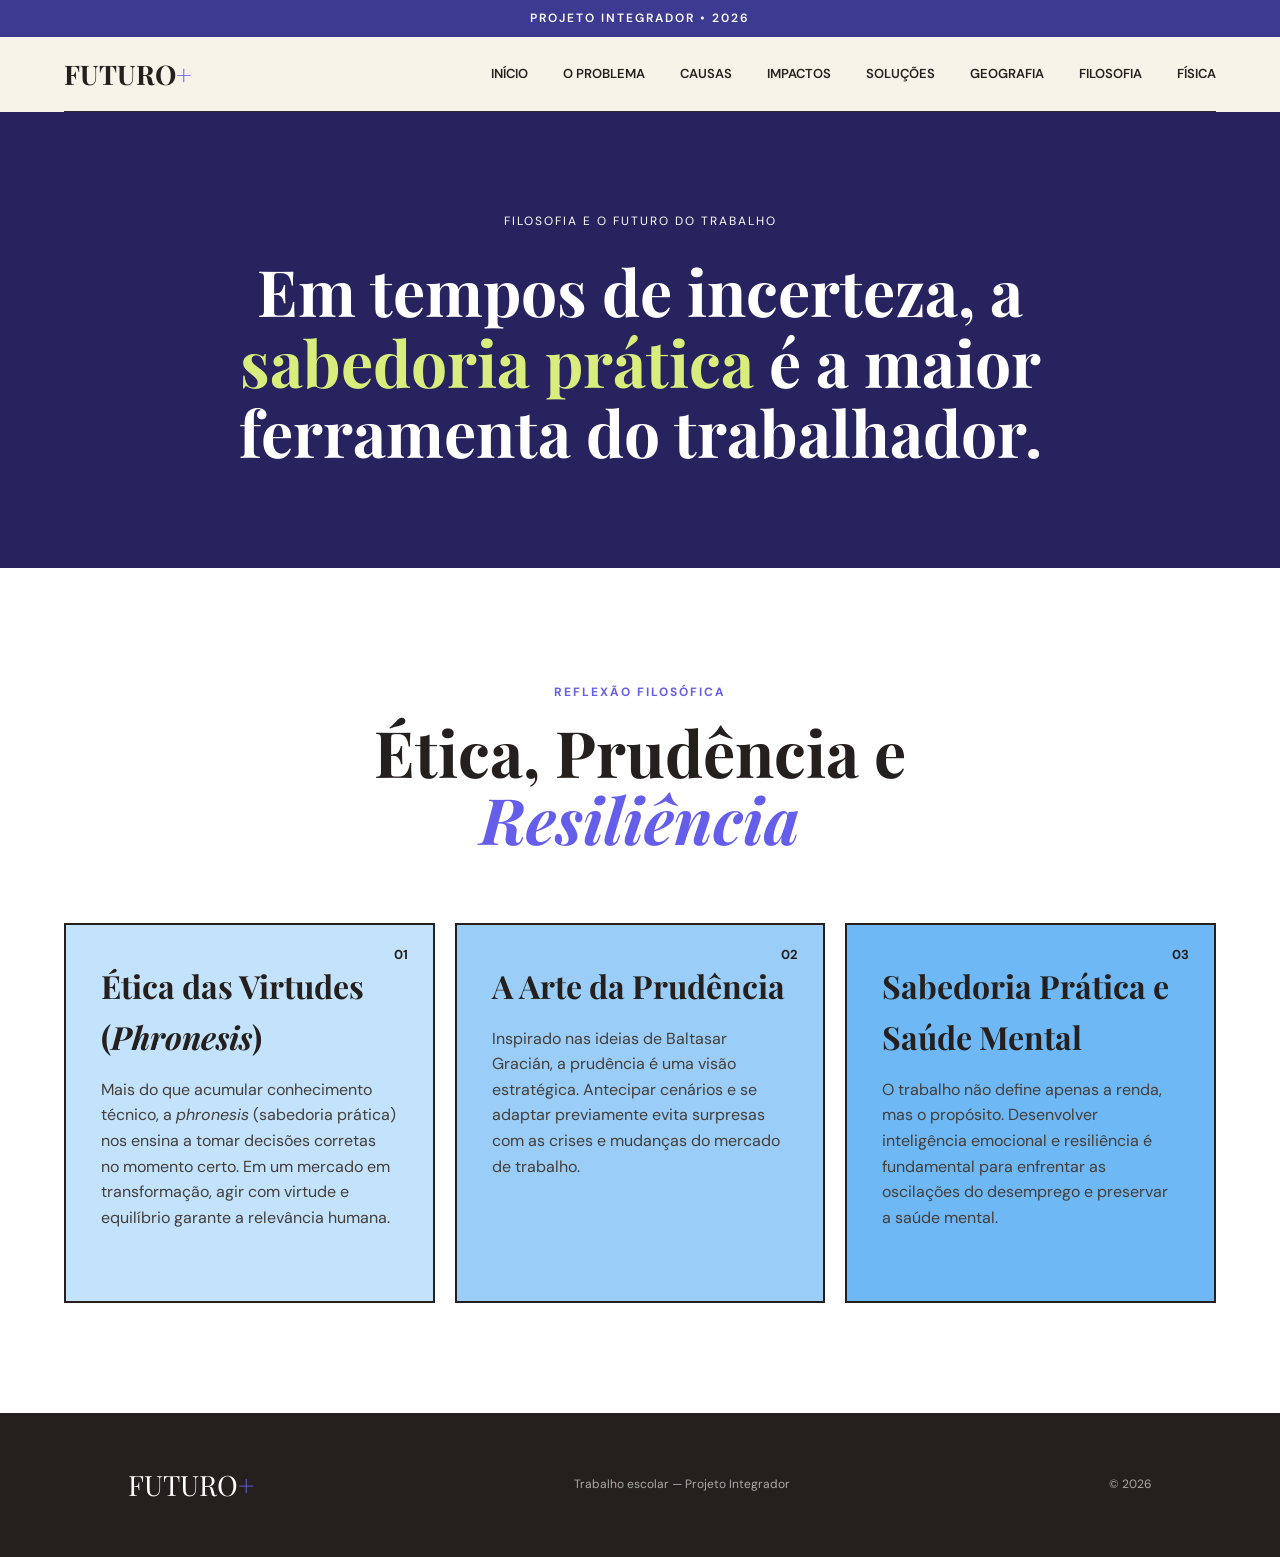
<file: desemprego/pagina3.html>
<!DOCTYPE html>
<html lang="pt-BR">

<head>
    <meta charset="UTF-8">
    <meta name="viewport" content="width=device-width, initial-scale=1.0">
    <title>Filosofia - O Futuro do Trabalho</title>

    <!-- Arquivo de estilos CSS -->
    <link rel="stylesheet" href="style.css">

    <!-- Fontes do Google -->
    <link rel="preconnect" href="https://fonts.googleapis.com">
    <link rel="preconnect" href="https://fonts.gstatic.com" crossorigin>
    <link href="https://fonts.googleapis.com/css2?family=DM+Sans:wght@400;500;600;700&family=Playfair+Display:wght@500;600;700&display=swap" rel="stylesheet">
</head>

<body>

    <div class="top-bar">
        <p>PROJETO INTEGRADOR • 2026</p>
    </div>

    <header class="header">
        <a href="index.html" class="logo">
            FUTURO<span>+</span>
        </a>

        <nav class="menu">
            <a href="index.html#inicio">Início</a>
            <a href="index.html#problema">O problema</a>
            <a href="index.html#causas">Causas</a>
            <a href="index.html#impactos">Impactos</a>
            <a href="index.html#solucoes">Soluções</a>
            <a href="pagina2.html">Geografia</a>
            <a href="pagina3.html">Filosofia</a>
            <a href="pagina4.html">Física</a>
        </nav>

        <button class="menu-mobile" id="menuMobile">
            ☰
        </button>
    </header>

    <main>

        <section class="quote-section">
            <p class="small-title">FILOSOFIA E O FUTURO DO TRABALHO</p>
            <h2>
                Em tempos de incerteza, a <span>sabedoria prática</span> é a maior ferramenta do trabalhador.
            </h2>
        </section>

        <section class="cards-section">
            <div class="section-title center">
                <span>REFLEXÃO FILOSÓFICA</span>
                <h2>
                    Ética, Prudência e
                    <em>Resiliência</em>
                </h2>
            </div>

            <div class="cards">

                <!-- Card 1: Ética das Virtudes -->
                <article class="info-card card-purple">
                    <div class="card-number">01</div>
                    <h3>Ética das Virtudes (<em>Phronesis</em>)</h3>
                    <p>
                        Mais do que acumular conhecimento técnico, a <em>phronesis</em> (sabedoria prática) nos ensina a tomar decisões corretas no momento certo. Em um mercado em transformação, agir com virtude e equilíbrio garante a relevância humana.
                    </p>
                </article>

                <!-- Card 2: A Arte da Prudência -->
                <article class="info-card card-green">
                    <div class="card-number">02</div>
                    <h3>A Arte da Prudência</h3>
                    <p>
                        Inspirado nas ideias de Baltasar Gracián, a prudência é uma visão estratégica. Antecipar cenários e se adaptar previamente evita surpresas com as crises e mudanças do mercado de trabalho.
                    </p>
                </article>

                <!-- Card 3: Aspecto Psicológico -->
                <article class="info-card card-orange">
                    <div class="card-number">03</div>
                    <h3>Sabedoria Prática e Saúde Mental</h3>
                    <p>
                        O trabalho não define apenas a renda, mas o propósito. Desenvolver inteligência emocional e resiliência é fundamental para enfrentar as oscilações do desemprego e preservar a saúde mental.
                    </p>
                </article>

            </div>
        </section>

    </main>

    <footer class="footer">
        <div class="footer-logo">
            FUTURO<span>+</span>
        </div>
        <p>Trabalho escolar — Projeto Integrador</p>
        <p>© 2026</p>
    </footer>

    <script src="script.js"></script>

</body>

</html>
</file>
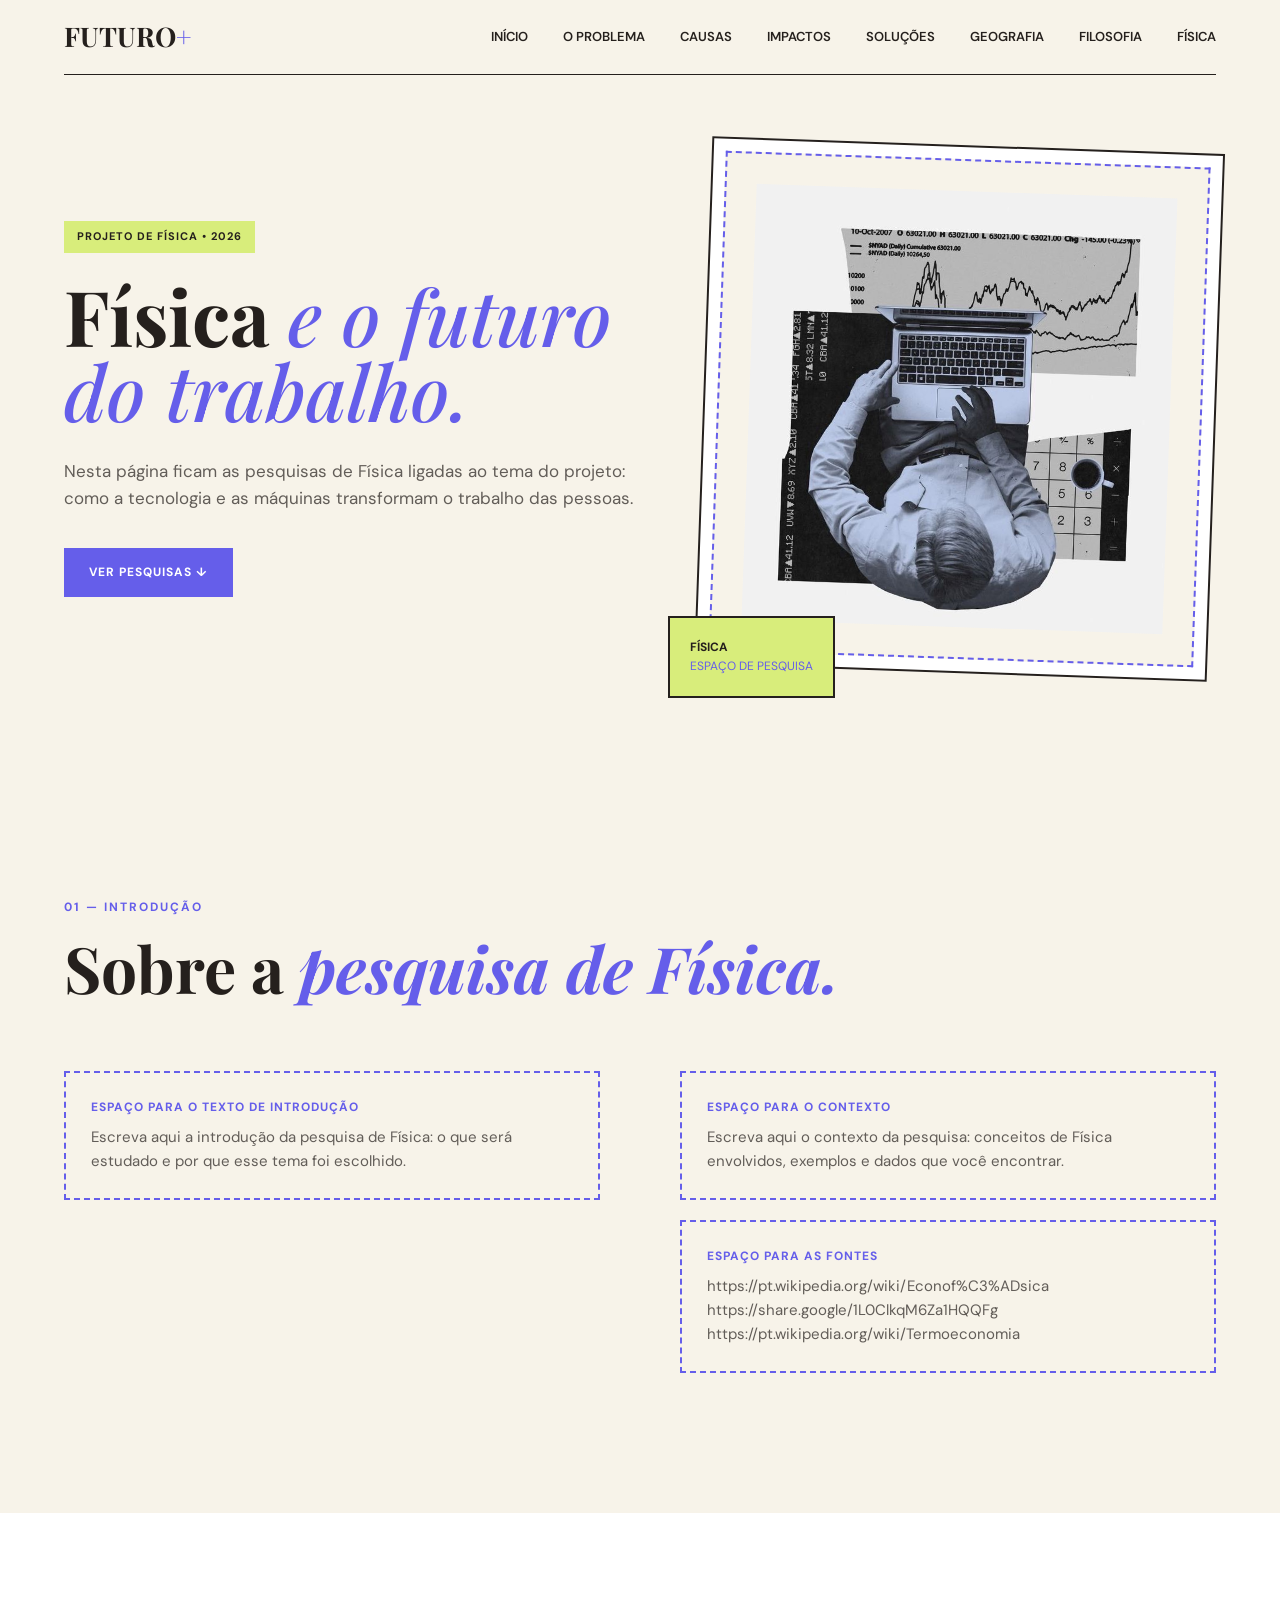
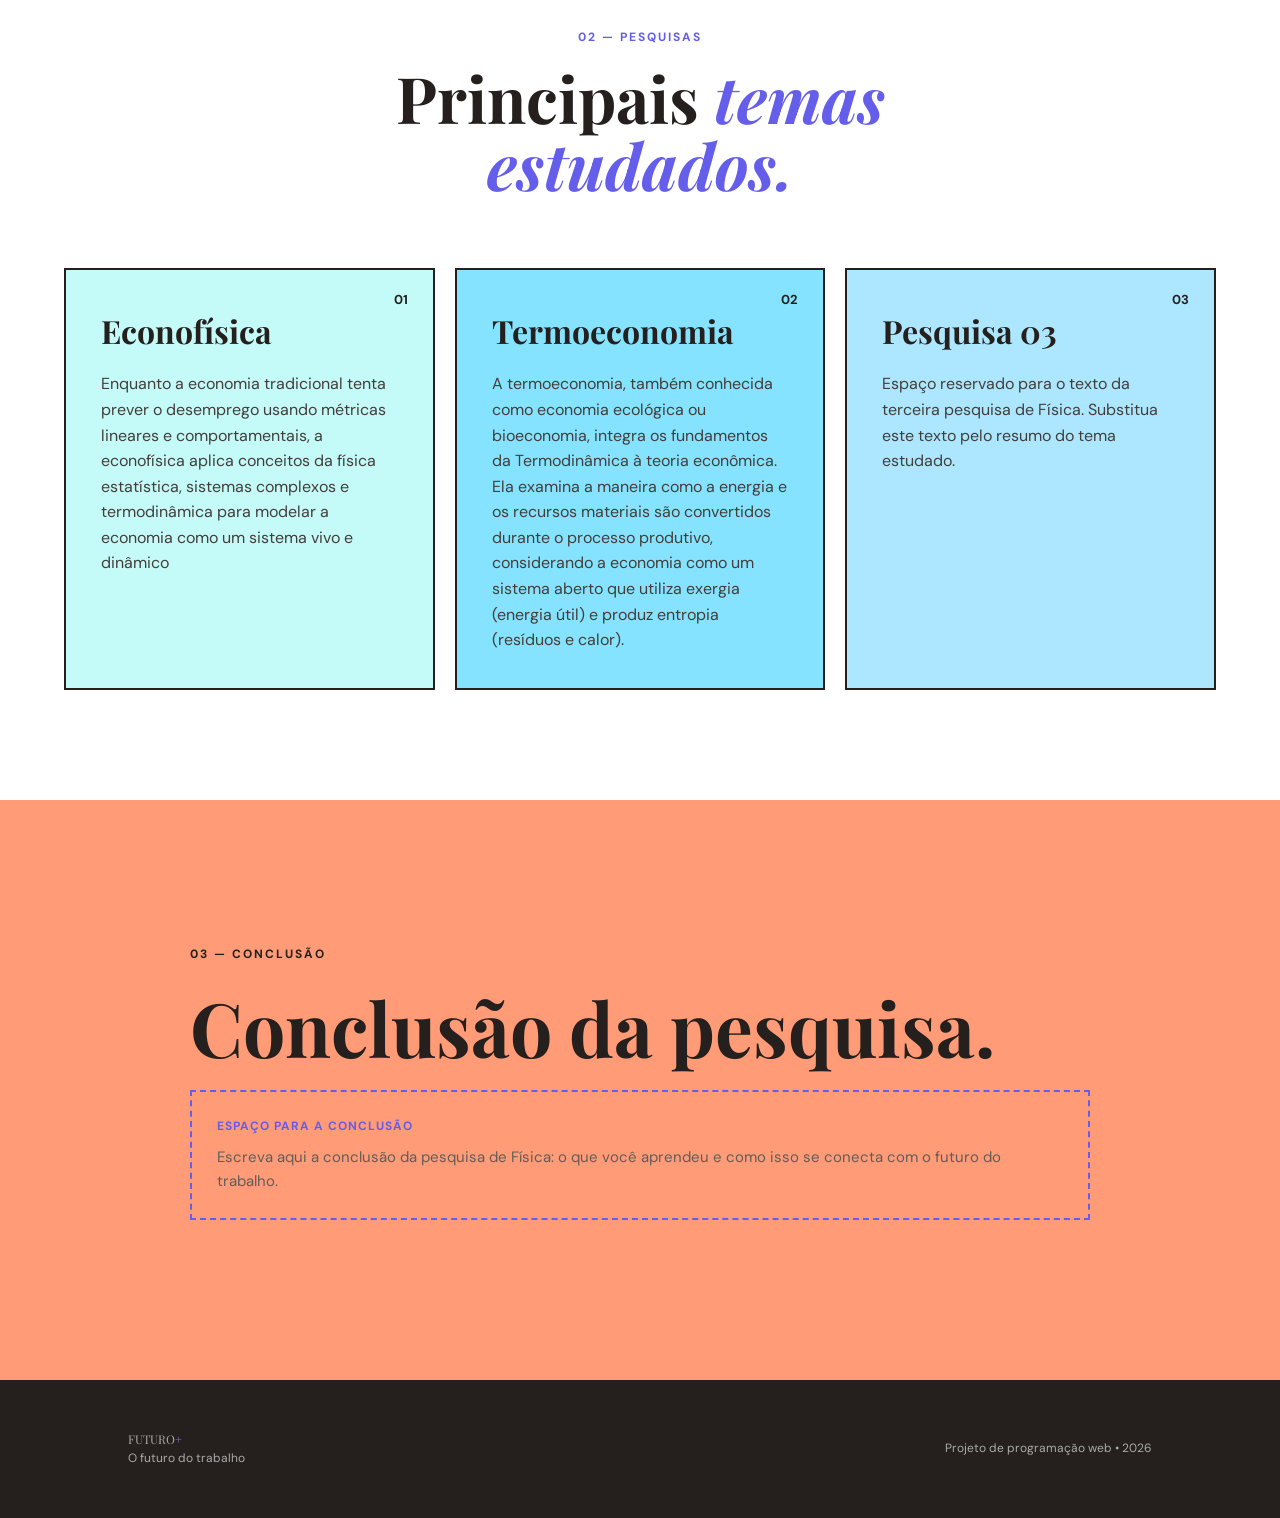
<file: desemprego/pagina4.html>
<!DOCTYPE html>
<html lang="pt-BR">
<head>
  <meta charset="UTF-8">
  <meta name="viewport" content="width=device-width, initial-scale=1">
  <title>Física — O Futuro do Trabalho</title>
  <meta name="description" content="Página de pesquisa de Física do projeto O Futuro do Trabalho: introdução, principais pesquisas e conclusão.">
  <link rel="preconnect" href="https://fonts.googleapis.com">
  <link rel="preconnect" href="https://fonts.gstatic.com" crossorigin>
  <link rel="stylesheet" href="https://fonts.googleapis.com/css2?family=DM+Sans:wght@400;500;600;700&family=Playfair+Display:wght@500;600;700&display=swap">
  <style>
    :root {
      --site-bg: #f7f3e9;
      --site-ink: #25201d;
      --site-purple: #655eea;
      --site-deep: #27235e;
      --site-navy: #3d3b91;
      --site-lime: #d8ed7b;
      --site-orange: #ff9b76;
      --site-muted: #625d58;
    }

    * { margin: 0; padding: 0; box-sizing: border-box; }

    body {
      background: var(--site-bg);
      color: var(--site-ink);
      font-family: "DM Sans", sans-serif;
      line-height: 1.6;
      min-height: 100vh;
    }

    a { text-decoration: none; color: inherit; }

    /* Barra superior */

    .top-bar {
      background: var(--site-navy);
      color: white;
      text-align: center;
      padding: 9px;
      font-size: 12px;
      font-weight: 600;
      letter-spacing: 2px;
    }

    /* Cabecalho */

    .header {
      width: 90%;
      max-width: 1250px;
      margin: auto;
      min-height: 75px;
      display: flex;
      align-items: center;
      justify-content: space-between;
      border-bottom: 1px solid var(--site-ink);
      position: relative;
    }

    .logo {
      font-family: "Playfair Display", serif;
      font-size: 27px;
      font-weight: 700;
    }

    .logo span { color: var(--site-purple); }

    .menu { display: flex; gap: 35px; }

    .menu a {
      font-size: 13px;
      font-weight: 600;
      text-transform: uppercase;
      transition: 0.3s;
    }

    .menu a:hover,
    .menu a.active { color: var(--site-purple); }

    .menu-mobile {
      display: none;
      border: none;
      background: transparent;
      font-size: 25px;
      cursor: pointer;
      color: var(--site-ink);
    }

    /* Hero */

    .hero {
      width: 90%;
      max-width: 1250px;
      margin: 70px auto 100px;
      display: grid;
      grid-template-columns: 1fr 0.9fr;
      gap: 70px;
      align-items: center;
    }

    .hero-text { max-width: 650px; }

    .tag {
      display: inline-block;
      background: var(--site-lime);
      padding: 7px 13px;
      font-size: 11px;
      font-weight: 700;
      letter-spacing: 1px;
      margin-bottom: 25px;
    }

    .hero h1 {
      font-family: "Playfair Display", serif;
      font-size: clamp(50px, 6vw, 82px);
      line-height: 0.98;
      margin-bottom: 30px;
    }

    .hero h1 em {
      color: var(--site-purple);
      font-weight: 500;
    }

    .hero p {
      max-width: 570px;
      font-size: 17px;
      color: var(--site-muted);
      margin-bottom: 35px;
    }

    .hero-buttons {
      display: flex;
      gap: 15px;
      flex-wrap: wrap;
    }

    .button {
      display: inline-block;
      padding: 14px 24px;
      font-size: 12px;
      font-weight: 700;
      letter-spacing: 1px;
      border: 1px solid var(--site-ink);
      transition: 0.3s;
      cursor: pointer;
    }

    .button.primary {
      background: var(--site-purple);
      color: white;
      border-color: var(--site-purple);
    }

    .button.primary:hover { transform: translateY(-3px); }

    /* Hero imagem */

    .hero-image { position: relative; }

    .image-card {
      border: 2px solid var(--site-ink);
      padding: 12px;
      transform: rotate(2deg);
      background: white;
    }

    .image-placeholder {
      height: 500px;
      display: flex;
      align-items: center;
      justify-content: center;
      text-align: center;
      padding: 30px;
      border: 2px dashed var(--site-purple);
      background: var(--site-bg);
      color: var(--site-muted);
      font-size: 14px;
      overflow: hidden;
    }

    .image-placeholder img {
    width: 100%;
    height: 100%;
    object-fit: cover;
  }

    .floating-card {
      position: absolute;
      bottom: -25px;
      left: -35px;
      background: var(--site-lime);
      padding: 20px;
      border: 2px solid var(--site-ink);
      display: flex;
      flex-direction: column;
      font-size: 12px;
    }

    .floating-card span { color: var(--site-purple); }

    /* Secoes */

    .section {
      width: 90%;
      max-width: 1200px;
      margin: auto;
      padding: 120px 0;
    }

    .section-title span {
      font-size: 12px;
      font-weight: 700;
      letter-spacing: 2px;
      color: var(--site-purple);
    }

    .section-title h2 {
      font-family: "Playfair Display", serif;
      font-size: clamp(40px, 5vw, 65px);
      line-height: 1.05;
      margin-top: 15px;
    }

    .section-title h2 em { color: var(--site-purple); }

    /* Duas colunas */

    .two-columns {
      display: grid;
      grid-template-columns: 1fr 1fr;
      gap: 80px;
      margin-top: 70px;
    }

    /* Espaco reservado para texto */

    .placeholder-box {
      border: 2px dashed var(--site-purple);
      padding: 25px;
      margin-bottom: 20px;
      color: var(--site-muted);
      font-size: 15px;
    }

    .placeholder-box strong {
      display: block;
      color: var(--site-purple);
      text-transform: uppercase;
      font-size: 12px;
      letter-spacing: 1px;
      margin-bottom: 8px;
    }

    /* Cards */

    .cards-section {
      background: white;
      padding: 110px 5%;
    }

    .center {
      text-align: center;
      max-width: 800px;
      margin: auto;
    }

    .cards {
      max-width: 1200px;
      margin: 70px auto 0;
      display: grid;
      grid-template-columns: repeat(3, 1fr);
      gap: 20px;
    }

    .info-card {
      min-height: 380px;
      padding: 35px;
      border: 2px solid var(--site-ink);
      position: relative;
      transition: 0.3s;
    }

    .info-card:hover { transform: translateY(-10px); }

    .card-purple { background: #C4FAF8; }
    .card-green { background: #85E3FF; }
    .card-orange { background: #ACE7FF; }

    .card-number {
      position: absolute;
      top: 20px;
      right: 25px;
      font-size: 13px;
      font-weight: 700;
    }

    .info-card h3 {
      font-family: "Playfair Display", serif;
      font-size: 32px;
      margin-bottom: 15px;
    }

    .info-card p { color: #443e3a; }

    /* Conclusao */

    .conclusion {
      padding: 140px 10%;
      background: var(--site-orange);
    }

    .conclusion-content {
      max-width: 900px;
      margin: auto;
    }

    .conclusion-content span {
      font-size: 12px;
      letter-spacing: 2px;
      font-weight: 700;
    }

    .conclusion h2 {
      font-family: "Playfair Display", serif;
      font-size: clamp(45px, 6vw, 75px);
      line-height: 1;
      margin: 25px 0;
    }

    /* Rodape */

    .footer {
      background: var(--site-ink);
      color: white;
      padding: 50px 10%;
      display: flex;
      justify-content: space-between;
      align-items: center;
      gap: 20px;
      flex-wrap: wrap;
    }

    .footer-logo {
      font-family: "Playfair Display", serif;
      font-size: 28px;
    }

    .footer-logo span { color: #9a8fff; }

    .footer p {
      font-size: 12px;
      color: #aaa;
    }

    /* Responsividade */

    @media (max-width: 900px) {
      .menu { display: none; }

      .menu-mobile { display: block; }

      .menu.open {
        display: flex;
        flex-direction: column;
        gap: 18px;
        position: absolute;
        top: 110px;
        left: 5%;
        right: 5%;
        background: white;
        border: 2px solid var(--site-ink);
        padding: 25px;
        z-index: 10;
      }

      .hero {
        grid-template-columns: 1fr;
        gap: 50px;
        margin: 50px auto 80px;
      }

      .two-columns {
        grid-template-columns: 1fr;
        gap: 30px;
      }

      .cards { grid-template-columns: 1fr; }

      .image-placeholder { height: 380px; }

      .floating-card { left: -10px; }

      .section { padding: 80px 0; }

      .cards-section { padding: 80px 6%; }

      .footer {
        flex-direction: column;
        align-items: flex-start;
      }
    }
  </style>
<header class="header">
        <a href="index.html" class="logo">
            FUTURO<span>+</span>
        </a>

        <nav class="menu">
            <a href="index.html#inicio">Início</a>
            <a href="index.html#problema">O problema</a>
            <a href="index.html#causas">Causas</a>
            <a href="index.html#impactos">Impactos</a>
            <a href="index.html#solucoes">Soluções</a>
            <a href="pagina2.html">Geografia</a>
            <a href="pagina3.html">Filosofia</a>
            <a href="pagina4.html">Física</a>
        </nav>

        <button class="menu-mobile" id="menuMobile">
            ☰
        </button>
    </header>

  <main>
    <section class="hero">
      <div class="hero-text">
        <span class="tag">PROJETO DE FÍSICA • 2026</span>
        <h1>Física <em>e o futuro do trabalho.</em></h1>
        <p>
          Nesta página ficam as pesquisas de Física ligadas ao tema do
          projeto: como a tecnologia e as máquinas transformam o trabalho
          das pessoas.
        </p>
        <div class="hero-buttons">
          <a href="#pesquisas" class="button primary">VER PESQUISAS ↓</a>
        </div>
      </div>
      <div class="hero-image">
        <div class="image-card">
          <div class="image-placeholder">
             <img src="quadro.jpeg">
          </div>
        </div>
        <div class="floating-card">
          <strong>FÍSICA</strong>
          <span>ESPAÇO DE PESQUISA</span>
        </div>
      </div>
    </section>

    <section class="section" id="introducao">
      <div class="section-title">
        <span>01 — INTRODUÇÃO</span>
        <h2>Sobre a <em>pesquisa de Física.</em></h2>
      </div>
      <div class="two-columns">
        <div>
          <div class="placeholder-box">
            <strong>Espaço para o texto de introdução</strong>
            Escreva aqui a introdução da pesquisa de Física: o que será
            estudado e por que esse tema foi escolhido.
          </div>
        </div>
        <div>
          <div class="placeholder-box">
            <strong>Espaço para o contexto</strong>
            Escreva aqui o contexto da pesquisa: conceitos de Física
            envolvidos, exemplos e dados que você encontrar.
          </div>
          <div class="placeholder-box">
            <strong>Espaço para as fontes</strong>
             https://pt.wikipedia.org/wiki/Econof%C3%ADsica
             https://share.google/1L0ClkqM6Za1HQQFg
             https://pt.wikipedia.org/wiki/Termoeconomia
          </div>
        </div>
      </div>
    </section>

    <section class="cards-section" id="pesquisas">
      <div class="section-title center">
        <span>02 — PESQUISAS</span>
        <h2>Principais <em>temas estudados.</em></h2>
      </div>
      <div class="cards">
        <article class="info-card card-purple">
          <div class="card-number">01</div>
          <h3>Econofísica</h3>
          <p>
            Enquanto a economia tradicional tenta prever o desemprego usando métricas lineares e comportamentais, a econofísica aplica conceitos da física estatística, sistemas complexos e termodinâmica para modelar a economia como um sistema vivo e dinâmico
          </p>
        </article>
        <article class="info-card card-green">
          <div class="card-number">02</div>
          <h3>Termoeconomia</h3>
          <p>
            A termoeconomia, também conhecida como economia ecológica ou bioeconomia, integra os fundamentos da Termodinâmica à teoria econômica. Ela examina a maneira como a energia e os recursos materiais são convertidos durante o processo produtivo, considerando a economia como um sistema aberto que utiliza exergia (energia útil) e produz entropia (resíduos e calor).
          </p>
        </article>
        <article class="info-card card-orange">
          <div class="card-number">03</div>
          <h3>Pesquisa 03</h3>
          <p>
            Espaço reservado para o texto da terceira pesquisa de Física.
            Substitua este texto pelo resumo do tema estudado.
          </p>
        </article>
      </div>
    </section>

    <section class="conclusion">
      <div class="conclusion-content">
        <span>03 — CONCLUSÃO</span>
        <h2>Conclusão da pesquisa.</h2>
        <div class="placeholder-box">
          <strong>Espaço para a conclusão</strong>
          Escreva aqui a conclusão da pesquisa de Física: o que você
          aprendeu e como isso se conecta com o futuro do trabalho.
        </div>
      </div>
    </section>
  </main>

  <footer class="footer">
    <div>
      <p class="footer-logo">FUTURO<span>+</span></p>
      <p>O futuro do trabalho</p>
    </div>
    <p>Projeto de programação web • 2026</p>
  </footer>
</body>
</html>
</file>
<file: desemprego/style.css>
/* =================================
   CONFIGURAÇÕES GERAIS
================================= */

* {
    margin: 0;
    padding: 0;
    box-sizing: border-box;
}

html {
    scroll-behavior: smooth;
}

body {
    font-family: "DM Sans", sans-serif;
    background: #f7f3e9;
    color: #25201d;
    line-height: 1.6;
}

img {
    width: 100%;
    display: block;
}

a {
    text-decoration: none;
    color: inherit;
}


/* =================================
   BARRA SUPERIOR
================================= */

.top-bar {
    background: #3d3b91;
    color: white;
    text-align: center;
    padding: 9px;
    font-size: 12px;
    font-weight: 600;
    letter-spacing: 2px;
}


/* =================================
   HEADER
================================= */

.header {
    width: 90%;
    max-width: 1250px;
    margin: auto;

    min-height: 75px;

    display: flex;
    align-items: center;
    justify-content: space-between;

    border-bottom: 1px solid #302b28;
}

.logo {
    font-family: "Playfair Display", serif;
    font-size: 27px;
    font-weight: 700;
}

.logo span,
.footer-logo span {
    color: #655eea;
}

.menu {
    display: flex;
    gap: 35px;
}

.menu a {
    font-size: 13px;
    font-weight: 600;
    text-transform: uppercase;
    transition: 0.3s;
}

.menu a:hover {
    color: #655eea;
}

.menu-mobile {
    display: none;
    border: none;
    background: transparent;
    font-size: 25px;
}


/* =================================
   HERO
================================= */

.hero {
    width: 90%;
    max-width: 1250px;

    margin: 70px auto 100px;

    display: grid;
    grid-template-columns: 1fr 0.9fr;
    gap: 70px;

    align-items: center;
}

.hero-text {
    max-width: 650px;
}

.tag {
    display: inline-block;

    background: #d8ed7b;

    padding: 7px 13px;

    font-size: 11px;
    font-weight: 700;

    letter-spacing: 1px;

    margin-bottom: 25px;
}

.hero h1 {
    font-family: "Playfair Display", serif;

    font-size: clamp(50px, 6vw, 82px);

    line-height: 0.98;

    margin-bottom: 30px;
}

.hero h1 em {
    color: #655eea;
    font-weight: 500;
}

.hero p {
    max-width: 570px;
    font-size: 17px;
    color: #625d58;
    margin-bottom: 35px;
}

.hero-buttons {
    display: flex;
    gap: 15px;
    flex-wrap: wrap;
}

.button {
    display: inline-block;

    padding: 14px 24px;

    font-size: 12px;
    font-weight: 700;

    letter-spacing: 1px;

    border: 1px solid #25201d;

    transition: 0.3s;
}

.primary {
    background: #655eea;
    color: white;
    border-color: #655eea;
}

.primary:hover {
    transform: translateY(-3px);
}

.secondary:hover {
    background: #25201d;
    color: white;
}


/* =================================
   HERO IMAGE
================================= */

.hero-image {
    position: relative;
}

.image-card {
    border: 2px solid #25201d;
    padding: 12px;

    transform: rotate(2deg);

    background: white;
}

.image-card img {
    height: 500px;
    object-fit: cover;
}

.floating-card {
    position: absolute;

    bottom: -25px;
    left: -35px;

    background: #d8ed7b;

    padding: 20px;

    border: 2px solid #25201d;

    display: flex;
    flex-direction: column;

    font-size: 12px;
}

.floating-card span {
    color: #655eea;
}


/* =================================
   FRASE
================================= */

.quote-section {
    background: #27235e;
    color: white;

    padding: 100px 10%;

    text-align: center;
}

.small-title {
    font-size: 12px;
    letter-spacing: 2px;
    margin-bottom: 25px;
}

.quote-section h2 {
    font-family: "Playfair Display", serif;

    font-size: clamp(35px, 5vw, 65px);

    line-height: 1.1;

    max-width: 1000px;

    margin: auto;
}

.quote-section h2 span {
    color: #d8ed7b;
}


/* =================================
   SEÇÕES
================================= */

.section {
    width: 90%;
    max-width: 1200px;

    margin: auto;

    padding: 120px 0;
}

.section-title span {
    font-size: 12px;
    font-weight: 700;

    letter-spacing: 2px;

    color: #655eea;
}

.section-title h2 {
    font-family: "Playfair Display", serif;

    font-size: clamp(40px, 5vw, 65px);

    line-height: 1.05;

    margin-top: 15px;
}

.section-title h2 em {
    color: #655eea;
}


/* =================================
   DUAS COLUNAS
================================= */

.two-columns {
    display: grid;

    grid-template-columns: 1fr 1fr;

    gap: 80px;

    margin-top: 70px;
}

.big-text {
    font-family: "Playfair Display", serif;

    font-size: 30px;

    line-height: 1.3;
}

.two-columns p:not(.big-text) {
    margin-bottom: 20px;

    color: #625d58;
}


/* =================================
   CARDS
================================= */

.cards-section {
    background: white;

    padding: 110px 5%;
}

.center {
    text-align: center;
    max-width: 800px;
    margin: auto;
}

.cards {
    max-width: 1200px;

    margin: 70px auto 0;

    display: grid;

    grid-template-columns: repeat(3, 1fr);

    gap: 20px;
}

.info-card {
    min-height: 380px;

    padding: 35px;

    border: 2px solid #25201d;

    position: relative;

    transition: 0.3s;
}

.info-card:hover {
    transform: translateY(-10px);
}

.card-purple {
    background: #c3e3fd;
}

.card-green {
    background: #9acef8;
}

.card-orange {
    background: #6eb8f5;
}

.card-number {
    position: absolute;

    top: 20px;
    right: 25px;

    font-size: 13px;
    font-weight: 700;
}

.card-icon {
    font-size: 40px;
    margin-top: 60px;
    margin-bottom: 25px;
}

.info-card h3 {
    font-family: "Playfair Display", serif;

    font-size: 32px;

    margin-bottom: 15px;
}

.info-card p {
    color: #443e3a;
}


/* =================================
   SEÇÃO VISUAL
================================= */

.visual-section {
    max-width: 1250px;

    margin: 120px auto;

    padding: 0 5%;

    display: grid;

    grid-template-columns: 1fr 1fr;

    gap: 80px;

    align-items: center;
}

.visual-image {
    border: 2px solid #25201d;

    padding: 10px;

    transform: rotate(-2deg);
}

.visual-image img {
    height: 550px;
    object-fit: cover;
}

.visual-text span {
    color: #655eea;

    font-size: 12px;
    font-weight: 700;

    letter-spacing: 2px;
}

.visual-text h2 {
    font-family: "Playfair Display", serif;

    font-size: clamp(40px, 5vw, 65px);

    line-height: 1.05;

    margin: 20px 0 25px;
}

.visual-text h2 em {
    color: #655eea;
}

.visual-text p {
    color: #625d58;

    max-width: 500px;

    margin-bottom: 30px;
}

.text-link {
    font-size: 12px;
    font-weight: 700;

    letter-spacing: 1px;

    color: #655eea;
}


/* =================================
   IMPACTOS
================================= */

.impacts {
    padding-top: 80px;
}

.impact-grid {
    margin-top: 70px;

    display: grid;

    grid-template-columns: 1fr 1fr;

    border-top: 1px solid #25201d;
}

.impact-item {
    padding: 40px;

    border-bottom: 1px solid #25201d;
}

.impact-item:nth-child(odd) {
    border-right: 1px solid #25201d;
}

.impact-item strong {
    color: #655eea;

    font-size: 14px;
}

.impact-item h3 {
    font-family: "Playfair Display", serif;

    font-size: 30px;

    margin: 15px 0;
}

.impact-item p {
    color: #625d58;
}


/* =================================
   NÚMEROS
================================= */

.numbers {
    background: #d8ed7b;

    padding: 80px 10%;

    display: grid;

    grid-template-columns: repeat(3, 1fr);

    gap: 30px;
}

.number-item {
    display: flex;

    align-items: center;

    gap: 20px;
}

.number {
    font-family: "Playfair Display", serif;

    font-size: 60px;

    color: #27235e;
}

.number-item p {
    font-size: 12px;

    font-weight: 700;

    letter-spacing: 1px;
}


/* =================================
   SOLUÇÕES
================================= */

.solutions {
    background: #27235e;

    color: white;

    padding: 120px 10%;
}

.solutions-header {
    max-width: 900px;

    margin-bottom: 70px;
}

.solutions-header span {
    color: #d8ed7b;

    font-size: 12px;

    letter-spacing: 2px;

    font-weight: 700;
}

.solutions-header h2 {
    font-family: "Playfair Display", serif;

    font-size: clamp(45px, 6vw, 75px);

    line-height: 1;

    margin-top: 20px;
}

.solutions-header em {
    color: #d8ed7b;
}

.solution-list {
    max-width: 1100px;
}

.solution {
    display: grid;

    grid-template-columns: 100px 1fr;

    gap: 30px;

    padding: 35px 0;

    border-top: 1px solid rgba(255,255,255,0.3);
}

.solution-number {
    color: #d8ed7b;

    font-family: "Playfair Display", serif;

    font-size: 25px;
}

.solution h3 {
    font-family: "Playfair Display", serif;

    font-size: 30px;

    margin-bottom: 10px;
}

.solution p {
    color: #d4d0d0;

    max-width: 700px;
}


/* =================================
   CONCLUSÃO
================================= */

.conclusion {
    padding: 140px 10%;

    background: #ff9b76;
}

.conclusion-content {
    max-width: 900px;
    margin: auto;
}

.conclusion-content span {
    font-size: 12px;

    letter-spacing: 2px;

    font-weight: 700;
}

.conclusion h2 {
    font-family: "Playfair Display", serif;

    font-size: clamp(45px, 6vw, 75px);

    line-height: 1;

    margin: 25px 0;
}

.conclusion p {
    max-width: 700px;

    font-size: 17px;

    color: #4f3c35;

    margin-bottom: 35px;
}


/* =================================
   FOOTER
================================= */

.footer {
    background: #25201d;

    color: white;

    padding: 50px 10%;

    display: flex;

    justify-content: space-between;

    align-items: center;

    gap: 20px;

    flex-wrap: wrap;
}

.footer-logo {
    font-family: "Playfair Display", serif;

    font-size: 28px;
}

.footer p {
    font-size: 12px;

    color: #aaa;
}


/* =================================
   RESPONSIVIDADE
================================= */

@media (max-width: 900px) {

    .menu {
        display: none;
    }

    .menu-mobile {
        display: block;
    }

    .hero {
        grid-template-columns: 1fr;

        margin-top: 50px;
    }

    .hero-image {
        max-width: 600px;
    }

    .two-columns {
        grid-template-columns: 1fr;

        gap: 30px;
    }

    .cards {
        grid-template-columns: 1fr;
    }

    .visual-section {
        grid-template-columns: 1fr;

        gap: 50px;
    }

    .impact-grid {
        grid-template-columns: 1fr;
    }

    .impact-item:nth-child(odd) {
        border-right: none;
    }

    .numbers {
        grid-template-columns: 1fr;
    }

}


@media (max-width: 600px) {

    .hero h1 {
        font-size: 50px;
    }

    .hero {
        width: 88%;
    }

    .image-card img {
        height: 380px;
    }

    .floating-card {
        left: -10px;
    }

    .section {
        padding: 80px 0;
    }

    .cards-section {
        padding: 80px 6%;
    }

    .visual-image img {
        height: 400px;
    }

    .solution {
        grid-template-columns: 50px 1fr;

        gap: 15px;
    }

    .solution h3 {
        font-size: 24px;
    }

    .footer {
        flex-direction: column;

        align-items: flex-start;
    }

}
/* =================================
   ANIMAÇÃO
================================= */

.info-card,
.impact-item,
.solution,
.visual-section {
    opacity: 0;
    transform: translateY(30px);

    transition:
        opacity 0.7s ease,
        transform 0.7s ease;
}

.info-card.show,
.impact-item.show,
.solution.show,
.visual-section.show {
    opacity: 1;

    transform: translateY(0);
}
</file>
